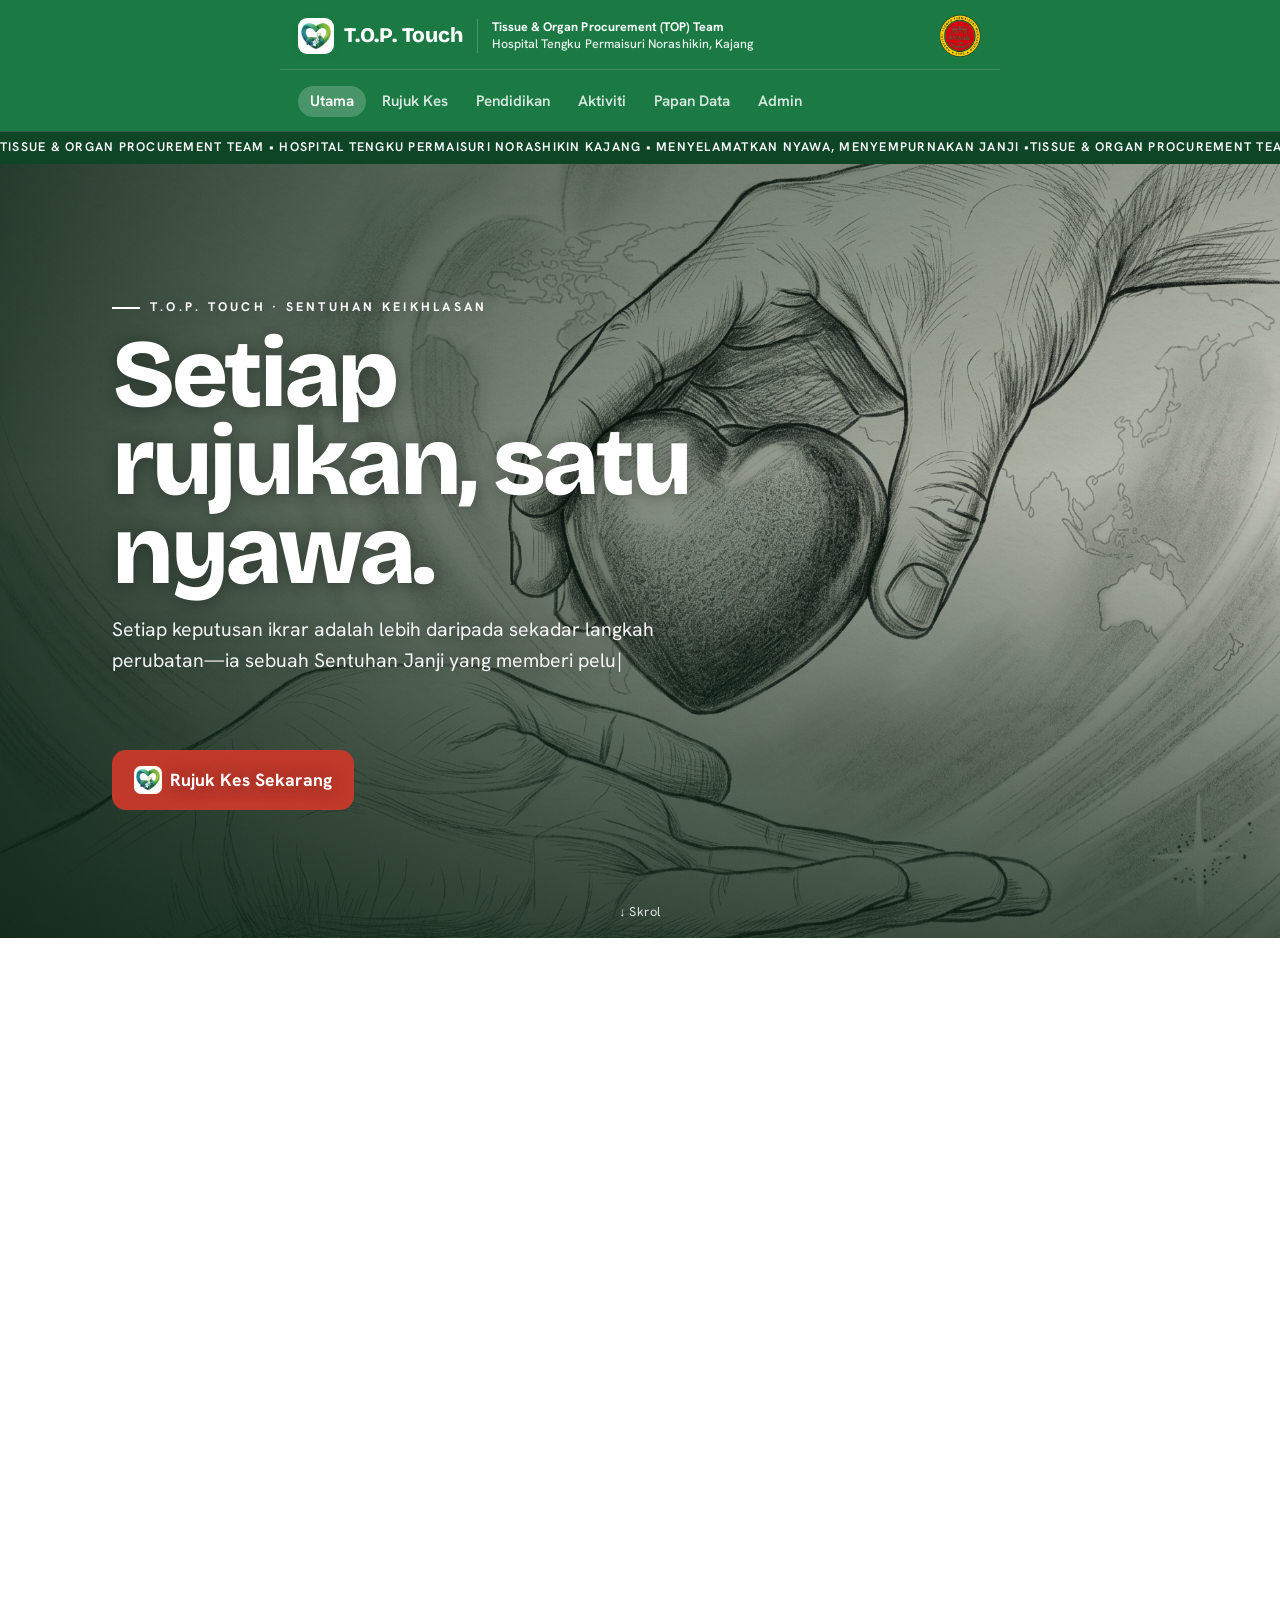
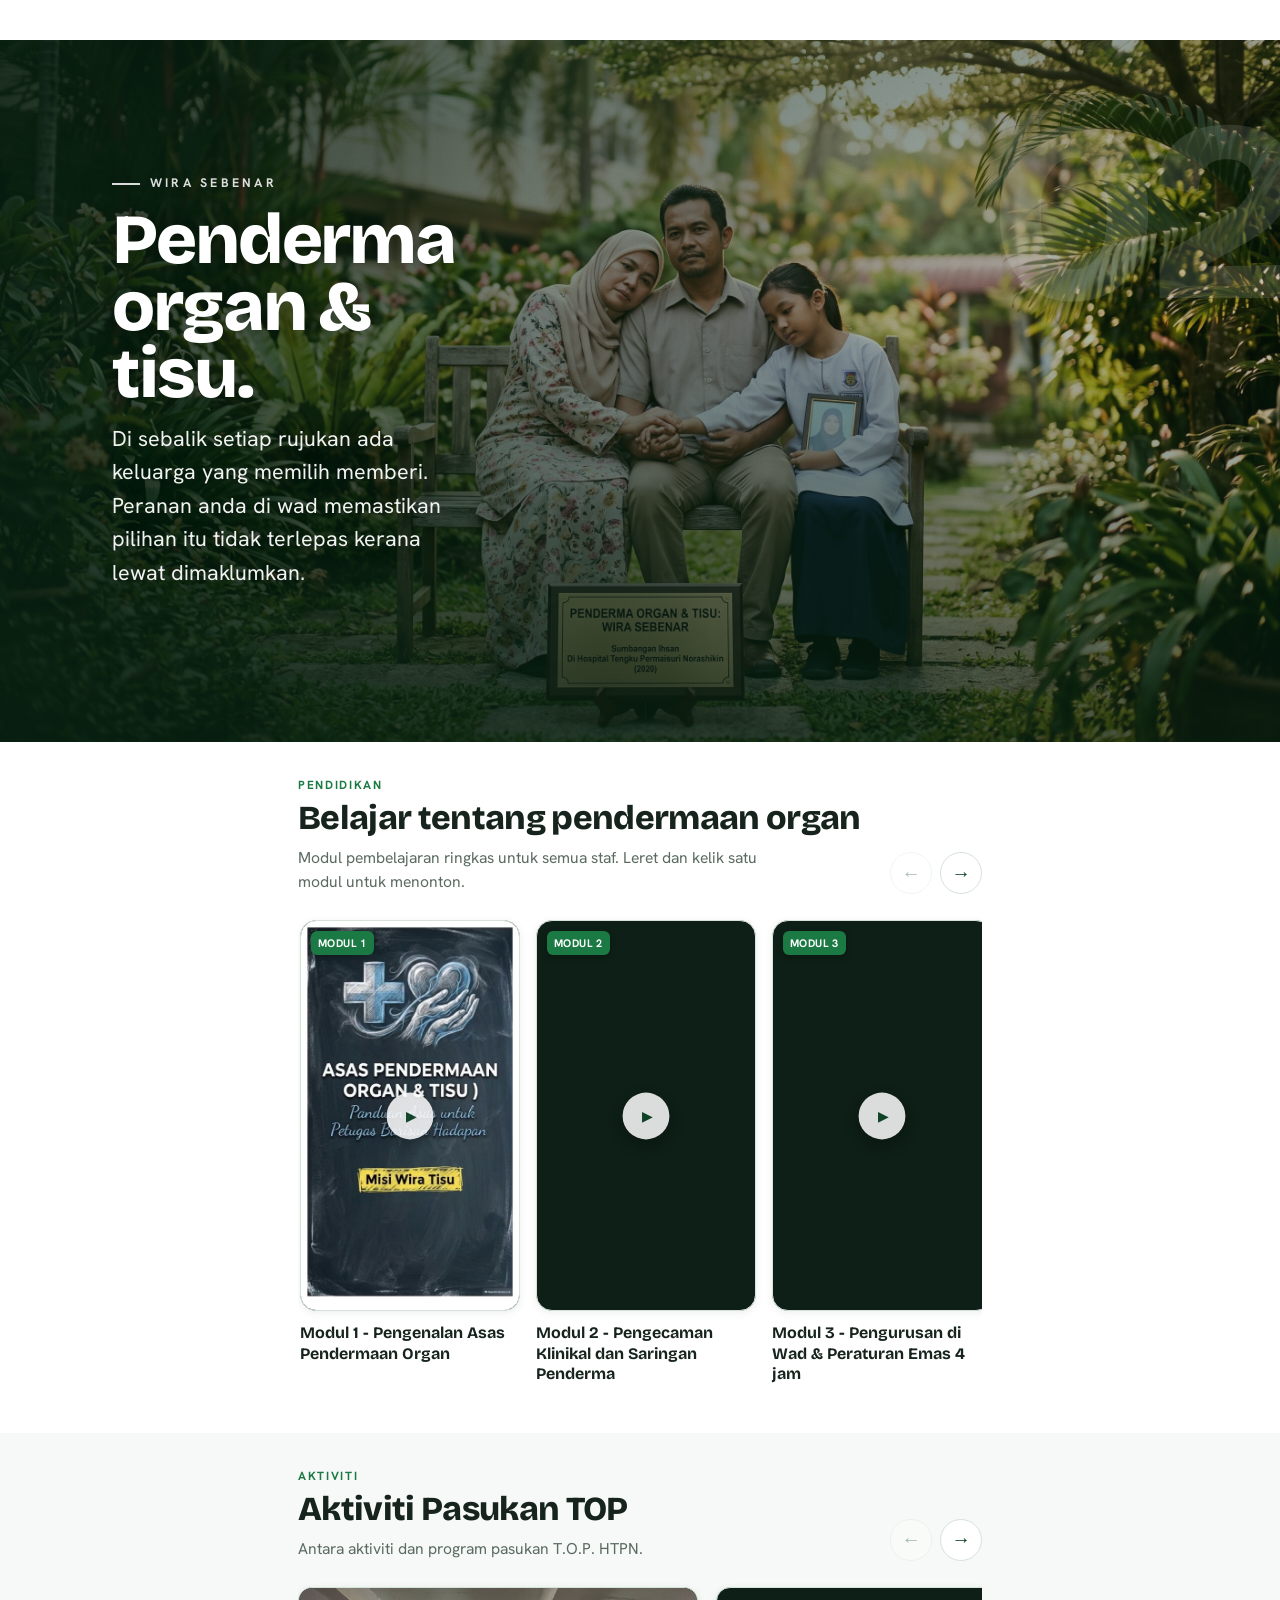
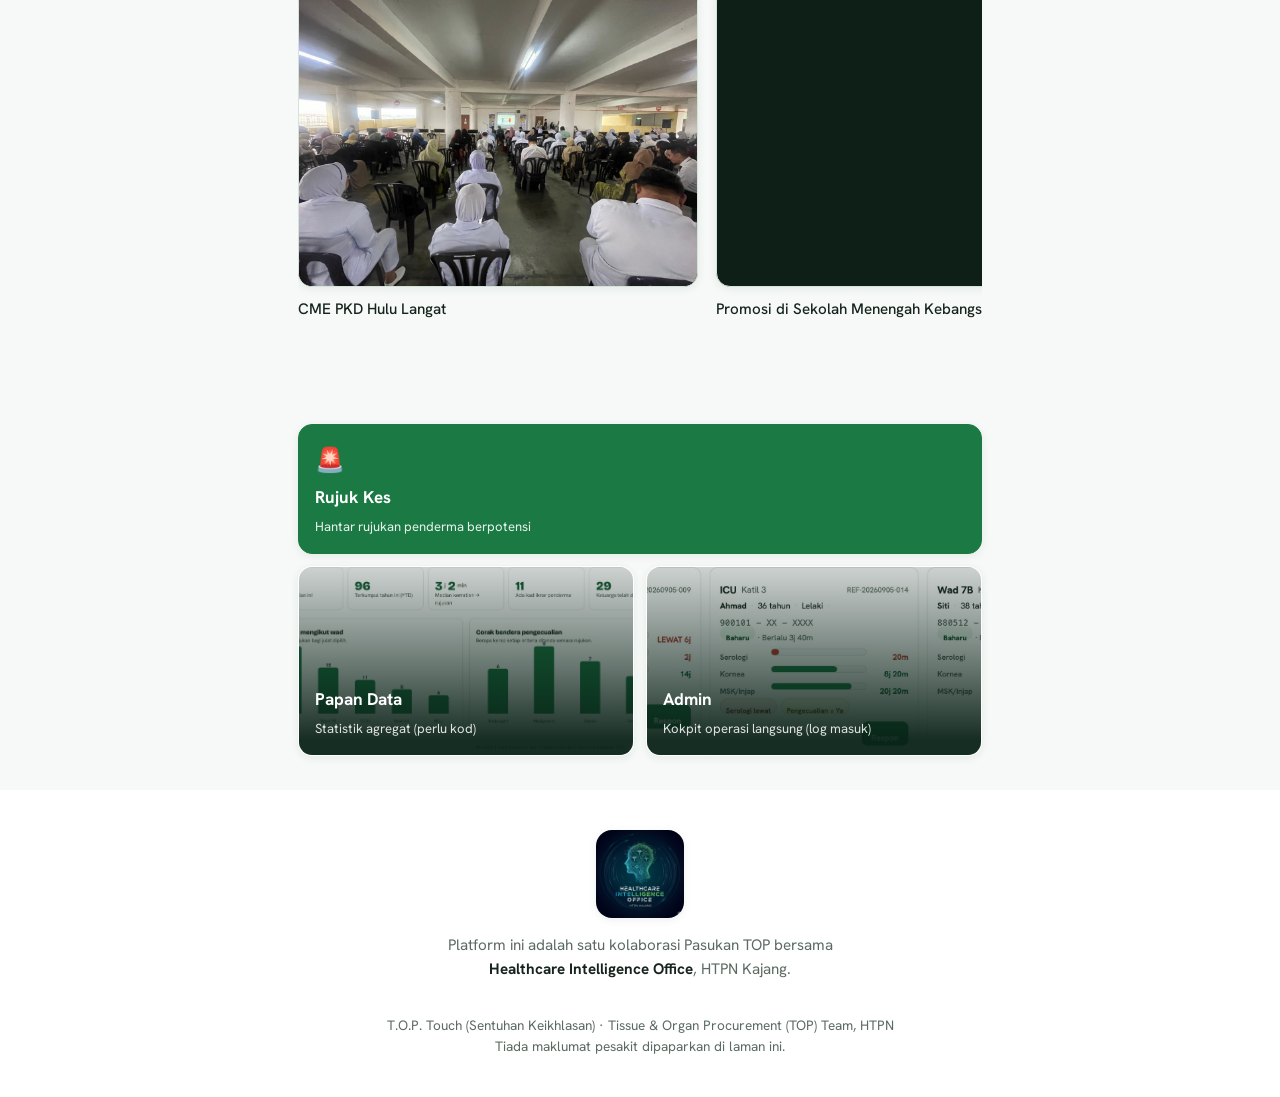
<file: docs/index.html>
<!DOCTYPE html>
<html lang="ms">
<head>
  <meta charset="UTF-8">
  <meta http-equiv="Content-Security-Policy" content="default-src 'self'; script-src 'self' 'unsafe-inline'; style-src 'self' 'unsafe-inline'; img-src 'self' data:; media-src 'self' blob:; font-src 'self'; connect-src 'self' https://script.google.com https://script.googleusercontent.com https://*.googleusercontent.com; object-src 'none'; base-uri 'self'; form-action 'self'">
  <meta name="viewport" content="width=device-width, initial-scale=1, viewport-fit=cover">
  <meta name="robots" content="noindex">
  <meta name="theme-color" content="#1B7A43">
  <title>T.O.P. Touch — Sentuhan Keikhlasan</title>
  <meta name="description" content="T.O.P. Touch (Sentuhan Keikhlasan) — platform rujukan penderma organ & tisu, TOP Team HTPN.">
  <link rel="stylesheet" href="css/style.css">

  <style>
    /* ---- Pendidikan carousel (landing section) ---- */
    #pendidikan { scroll-margin-top: 80px; }
    .edu-sec-head { display: flex; align-items: flex-end; justify-content: space-between; gap: 20px; flex-wrap: wrap; }
    .edu-eyebrow { display: block; font-size: .74rem; font-weight: 700; letter-spacing: .14em;
      text-transform: uppercase; color: var(--green); margin-bottom: 6px; }
    .edu-h2 { margin: 0; font-size: clamp(1.5rem, 3.4vw, 2.1rem); line-height: 1.12; }
    .edu-lede { margin: 8px 0 0; color: var(--muted); max-width: 52ch; font-size: .98rem; }

    .edu-arrows { display: flex; gap: 8px; }
    .edu-arrow {
      width: 42px; height: 42px; border-radius: 50%; flex: none; cursor: pointer;
      background: var(--white); border: 1px solid var(--line); color: var(--green-darker);
      font-size: 1.2rem; line-height: 1; display: grid; place-items: center;
      transition: background .2s ease, border-color .2s ease, color .2s ease, transform .2s ease, opacity .2s ease;
    }
    .edu-arrow:hover:not(:disabled) { background: var(--green); border-color: var(--green); color: #fff; transform: translateY(-1px); }
    .edu-arrow:focus-visible { outline: 3px solid var(--green-light); outline-offset: 2px; }
    .edu-arrow:disabled { opacity: .35; cursor: default; }

    /* The scroller */
    .edu-carousel {
      margin-top: 22px; display: flex; gap: 16px; overflow-x: auto; scroll-snap-type: x mandatory;
      -webkit-overflow-scrolling: touch; padding: 4px 2px 14px; scroll-padding-left: 2px;
    }
    .edu-carousel::-webkit-scrollbar { height: 6px; }
    .edu-carousel::-webkit-scrollbar-thumb { background: var(--line); border-radius: 999px; }
    .edu-carousel::-webkit-scrollbar-track { background: transparent; }

    .edu-slide {
      flex: 0 0 auto; width: clamp(178px, 60vw, 220px); scroll-snap-align: start;
      text-decoration: none; color: inherit; display: flex; flex-direction: column; gap: 12px;
    }
    .edu-slide-media {
      position: relative; aspect-ratio: 9 / 16; border-radius: 16px; overflow: hidden;
      background: #0d1f16; border: 1px solid var(--line); box-shadow: var(--shadow-sm);
      transition: transform .22s ease, box-shadow .22s ease, border-color .22s ease;
    }
    .edu-slide-media img { width: 100%; height: 100%; object-fit: cover; display: block; }
    .edu-slide:hover .edu-slide-media, .edu-slide:focus-visible .edu-slide-media {
      transform: translateY(-4px); box-shadow: 0 12px 28px rgba(0,0,0,.16); border-color: var(--green);
    }
    .edu-slide:focus-visible { outline: none; }
    .edu-slide:focus-visible .edu-slide-media { outline: 3px solid var(--green-light); outline-offset: 2px; }

    .edu-slide-badge {
      position: absolute; top: 10px; left: 10px; z-index: 2;
      font-size: .68rem; font-weight: 700; letter-spacing: .06em; text-transform: uppercase;
      background: var(--green); color: #fff; padding: .32em .6em; border-radius: 6px;
      box-shadow: 0 2px 6px rgba(0,0,0,.25);
    }
    .edu-slide-play {
      position: absolute; inset: 0; z-index: 2; display: grid; place-items: center; pointer-events: none;
    }
    .edu-slide-play span {
      width: 52px; height: 52px; border-radius: 50%; display: grid; place-items: center;
      background: rgba(255,255,255,.92); color: var(--green-darker); font-size: 1rem; padding-left: 3px;
      box-shadow: 0 6px 18px rgba(0,0,0,.3); transform: scale(.9); opacity: .92;
      transition: transform .22s ease, opacity .22s ease, background .22s ease;
    }
    .edu-slide:hover .edu-slide-play span, .edu-slide:focus-visible .edu-slide-play span {
      transform: scale(1); opacity: 1; background: #fff;
    }
    .edu-slide-title { font-family: var(--font-display, inherit); font-weight: 700; font-size: 1rem; line-height: 1.28; }

    @media (prefers-reduced-motion: reduce) {
      .edu-slide-media, .edu-slide-play span, .edu-arrow { transition: none; }
    }
    @media (max-width: 640px) { .edu-arrows { display: none; } }

    /* ---- Nav cards with a screenshot background (Papan Data / Admin) ---- */
    .nav-card--shot {
      position: relative; overflow: hidden; border-color: transparent;
      min-height: 190px; display: flex; flex-direction: column; justify-content: flex-end;
      isolation: isolate;
    }
    .nav-card--shot .nc-shot {
      position: absolute; inset: 0; z-index: 0;
      background-image: var(--shot); background-size: cover; background-position: top center;
      transition: transform .4s ease;
    }
    .nav-card--shot::after {
      content: ""; position: absolute; inset: 0; z-index: 1;
      background: linear-gradient(to top, rgba(8,32,22,.94) 8%, rgba(8,32,22,.62) 46%, rgba(8,32,22,.20) 100%);
    }
    .nav-card--shot .nc-title, .nav-card--shot .nc-sub { position: relative; z-index: 2; }
    .nav-card--shot .nc-title { color: #fff; }
    .nav-card--shot .nc-sub { color: rgba(255,255,255,.86); }
    .nav-card--shot:hover .nc-shot, .nav-card--shot:focus-visible .nc-shot { transform: scale(1.05); }
    @media (prefers-reduced-motion: reduce) { .nav-card--shot .nc-shot { transition: none; } }

    /* ---- Aktiviti carousel (landscape photos + caption) ---- */
    #aktiviti { scroll-margin-top: 80px; }
    .act-carousel {
      margin-top: 22px; display: flex; gap: 18px; overflow-x: auto; scroll-snap-type: x mandatory;
      -webkit-overflow-scrolling: touch; padding: 4px 2px 14px;
    }
    .act-carousel::-webkit-scrollbar { height: 6px; }
    .act-carousel::-webkit-scrollbar-thumb { background: var(--line); border-radius: 999px; }
    .act-carousel::-webkit-scrollbar-track { background: transparent; }
    .act-slide { flex: 0 0 auto; width: clamp(270px, 84vw, 400px); scroll-snap-align: start;
      display: flex; flex-direction: column; gap: 12px; margin: 0; }
    .act-media {
      position: relative; aspect-ratio: 4 / 3; border-radius: var(--radius); overflow: hidden;
      background: #0d1f16; border: 1px solid var(--line); box-shadow: var(--shadow-sm);
      transition: transform .22s ease, box-shadow .22s ease;
    }
    .act-media img { width: 100%; height: 100%; object-fit: cover; object-position: center; display: block; }
    .act-slide:hover .act-media { transform: translateY(-3px); box-shadow: 0 12px 28px rgba(16,60,36,.16); }
    .act-cap { font-size: .95rem; line-height: 1.42; color: var(--ink); font-weight: 500; }
    @media (prefers-reduced-motion: reduce) { .act-media { transition: none; } }
  </style>
</head>
<body>

  <!-- Loading % (landing only) -->
  <div id="preloader" aria-hidden="true">
    <img class="pl-logo" src="img/logo.png" alt="" width="96" height="80">
    <div class="pl-brand">T.O.P. Touch</div>
    <div class="pl-pct" id="plPct">0%</div>
    <div class="pl-track"><div class="pl-bar" id="plBar"></div></div>
  </div>

  <header class="masthead masthead--merged">
    <div class="masthead-top container">
      <a class="brand-link" href="index.html" aria-label="T.O.P. Touch — Laman Utama">
        <img class="brand-mark" src="img/logo.png" alt="Logo T.O.P. Touch" width="36" height="36">
        <span class="brand">T.O.P. Touch</span>
      </a>
      <span class="masthead-org"><strong>Tissue &amp; Organ Procurement (TOP) Team</strong><br>Hospital Tengku Permaisuri Norashikin, Kajang</span>
      <button class="nav-toggle" type="button" aria-label="Buka menu" aria-controls="siteNav" aria-expanded="false">
        <span class="nav-toggle-bars" aria-hidden="true"></span>
      </button>
      <div class="masthead-logos">
        <img class="masthead-logo" src="img/logo_HTPN_Kajang-removebg-preview.png" alt="Logo Hospital Tengku Permaisuri Norashikin Kajang" width="44" height="44">
      </div>
    </div>
    <div class="container masthead-navrow">
      <nav class="site-nav" id="siteNav" aria-label="Navigasi utama">
        <ul>
          <li><a class="nav-link" href="index.html" aria-current="page">Utama</a></li>
          <li><a class="nav-link" href="refer.html">Rujuk Kes</a></li>
          <li><a class="nav-link" href="#pendidikan">Pendidikan</a></li>
          <li><a class="nav-link" href="#aktiviti">Aktiviti</a></li>
          <li><a class="nav-link" href="dashboard.html">Papan Data</a></li>
          <li><a class="nav-link" href="admin.html">Admin</a></li>
        </ul>
      </nav>
    </div>
  </header>

  <main>
    <!-- HERO: TOP Organ Donation video as background -->
    <section class="media-hero grain">
      <video class="media-bg" poster="img/hands-heart.jpg" preload="metadata"
             playsinline muted loop autoplay aria-hidden="true">
        <source src="video/organ-donation.mp4" type="video/mp4">
      </video>
      <div class="media-scrim"></div>
      <div class="media-overlay">
        <div class="col hero-reveal">
          <span class="kicker">T.O.P. Touch · Sentuhan Keikhlasan</span>
          <h1>Setiap rujukan, satu nyawa.</h1>
          <p class="hero-typewriter" id="heroType">Setiap keputusan ikrar adalah lebih daripada sekadar langkah perubatan—ia sebuah Sentuhan Janji yang memberi peluang kedua untuk hidup. Platform T.O.P. Touch menyatukan para penderma, keluarga, dan warga perubatan dengan telus, bermartabat, dan penuh keprihatinan. Bersama-sama, kita mempermudah urusan pendermaan organ dan tisu bagi mengubah saat duka menjadi warisan hayat yang bernilai.</p>
          <p class="hero-slogan" id="heroSlogan">Menyelamatkan Nyawa. Menyempurnakan Janji.</p>
          <a href="refer.html" class="btn btn-danger btn-lg btn-with-logo">
            <img src="img/logo.png" alt="" class="btn-logo" width="28" height="24">
            Rujuk Kes Sekarang
          </a>
        </div>
      </div>
      <div class="scroll-cue">↓ Skrol</div>
    </section>

    <!-- MASA MENENTUKAN: MO timelapse video as background -->
    <section class="media-section grain">
      <video class="media-bg" poster="img/mo-app.jpg" preload="none"
             playsinline muted loop aria-hidden="true">
        <source src="video/mo-timelapse.mp4" type="video/mp4">
      </video>
      <div class="media-scrim"></div>
      <span class="index-num" aria-hidden="true">01</span>
      <div class="media-overlay">
        <div class="col">
          <span class="kicker">Tempoh Emas</span>
          <h2>Masa menentukan segalanya.</h2>
          <p class="lede">
            Viabiliti tisu terhad selepas kematian. Rujukan awal membuka peluang dermaan.
          </p>
          <div class="windows on-media">
            <div class="window-card"><span class="hrs">4 jam</span><span class="lbl">Darah untuk serologi</span></div>
            <div class="window-card"><span class="hrs">12 jam</span><span class="lbl">Kornea</span></div>
            <div class="window-card"><span class="hrs">24 jam</span><span class="lbl">Injap jantung, kulit, tulang</span></div>
          </div>
        </div>
      </div>
    </section>

    <!-- PENDERMA WIRA: family image as background -->
    <section class="media-section grain">
      <img class="media-bg" src="img/family-donor.jpg"
           alt="Sebuah keluarga penderma organ &amp; tisu — wira sebenar"
           width="2816" height="1536" loading="lazy" decoding="async">
      <div class="media-scrim"></div>
      <span class="index-num" aria-hidden="true">02</span>
      <div class="media-overlay">
        <div class="col">
          <span class="kicker">Wira Sebenar</span>
          <h2>Penderma organ &amp; tisu.</h2>
          <p class="lede">
            Di sebalik setiap rujukan ada keluarga yang memilih memberi. Peranan anda di wad
            memastikan pilihan itu tidak terlepas kerana lewat dimaklumkan.
          </p>
        </div>
      </div>
    </section>

    <!-- PENDIDIKAN — module carousel -->
    <section class="section" id="pendidikan">
      <div class="container">
        <div class="edu-sec-head">
          <div>
            <span class="edu-eyebrow">Pendidikan</span>
            <h2 class="edu-h2">Belajar tentang pendermaan organ</h2>
            <p class="edu-lede">Modul pembelajaran ringkas untuk semua staf. Leret dan kelik satu modul untuk menonton.</p>
          </div>
          <div class="edu-arrows">
            <button type="button" class="edu-arrow" data-dir="-1" data-for="eduCarousel" aria-label="Modul sebelumnya">&larr;</button>
            <button type="button" class="edu-arrow" data-dir="1" data-for="eduCarousel" aria-label="Modul seterusnya">&rarr;</button>
          </div>
        </div>

        <div class="edu-carousel" id="eduCarousel">
          <a class="edu-slide" href="modul-1.html">
            <span class="edu-slide-media">
              <img src="img/modul-1.jpg" alt="Modul 1: Pengenalan Asas Pendermaan Organ" width="480" height="853" loading="lazy" decoding="async">
              <span class="edu-slide-badge">Modul 1</span>
              <span class="edu-slide-play"><span>&#9654;</span></span>
            </span>
            <span class="edu-slide-title">Modul 1 - Pengenalan Asas Pendermaan Organ</span>
          </a>

          <a class="edu-slide" href="modul-2.html">
            <span class="edu-slide-media">
              <img src="img/modul-2.jpg" alt="Modul 2: Pengecaman Klinikal dan Saringan Penderma" width="480" height="853" loading="lazy" decoding="async">
              <span class="edu-slide-badge">Modul 2</span>
              <span class="edu-slide-play"><span>&#9654;</span></span>
            </span>
            <span class="edu-slide-title">Modul 2 - Pengecaman Klinikal dan Saringan Penderma</span>
          </a>

          <a class="edu-slide" href="modul-3.html">
            <span class="edu-slide-media">
              <img src="img/modul-3.jpg" alt="Modul 3: Pengurusan di Wad &amp; Peraturan Emas 4 jam" width="480" height="853" loading="lazy" decoding="async">
              <span class="edu-slide-badge">Modul 3</span>
              <span class="edu-slide-play"><span>&#9654;</span></span>
            </span>
            <span class="edu-slide-title">Modul 3 - Pengurusan di Wad &amp; Peraturan Emas 4 jam</span>
          </a>

          <a class="edu-slide" href="modul-4.html">
            <span class="edu-slide-media">
              <img src="img/modul-4.jpg" alt="Modul 4: Protokol Komunikasi Bersama Keluarga" width="480" height="853" loading="lazy" decoding="async">
              <span class="edu-slide-badge">Modul 4</span>
              <span class="edu-slide-play"><span>&#9654;</span></span>
            </span>
            <span class="edu-slide-title">Modul 4 - Protokol Komunikasi Bersama Keluarga</span>
          </a>
        </div>
      </div>
    </section>

    <!-- AKTIVITI — activity photo carousel -->
    <section class="section section-alt" id="aktiviti">
      <div class="container">
        <div class="edu-sec-head">
          <div>
            <span class="edu-eyebrow">Aktiviti</span>
            <h2 class="edu-h2">Aktiviti Pasukan TOP</h2>
            <p class="edu-lede">Antara aktiviti dan program pasukan T.O.P. HTPN.</p>
          </div>
          <div class="edu-arrows">
            <button type="button" class="edu-arrow" data-dir="-1" data-for="aktivitiCarousel" aria-label="Gambar sebelumnya">&larr;</button>
            <button type="button" class="edu-arrow" data-dir="1" data-for="aktivitiCarousel" aria-label="Gambar seterusnya">&rarr;</button>
          </div>
        </div>

        <div class="act-carousel" id="aktivitiCarousel">
          <figure class="act-slide">
            <span class="act-media"><img src="img/activities/act-1.jpg" alt="CME PKD Hulu Langat" loading="lazy" decoding="async"></span>
            <figcaption class="act-cap">CME PKD Hulu Langat</figcaption>
          </figure>
          <figure class="act-slide">
            <span class="act-media"><img src="img/activities/act-2.jpg" alt="Promosi di Sekolah Menengah Kebangsaan Pandan Indah" loading="lazy" decoding="async"></span>
            <figcaption class="act-cap">Promosi di Sekolah Menengah Kebangsaan Pandan Indah</figcaption>
          </figure>
          <figure class="act-slide">
            <span class="act-media"><img src="img/activities/act-3.jpg" alt="Promosi di ANMS @ Majlis Pembandaran Ampang" loading="lazy" decoding="async"></span>
            <figcaption class="act-cap">Promosi di ANMS @ Majlis Pembandaran Ampang</figcaption>
          </figure>
          <figure class="act-slide">
            <span class="act-media"><img src="img/activities/act-4.jpg" alt="Nyalaan Lampu Hijau sempena Minggu Kesedaran Pendermaan Organ Kebangsaan 2025" loading="lazy" decoding="async"></span>
            <figcaption class="act-cap">Nyalaan Lampu Hijau sempena Minggu Kesedaran Pendermaan Organ Kebangsaan 2025</figcaption>
          </figure>
          <figure class="act-slide">
            <span class="act-media"><img src="img/activities/act-5.jpg" alt="Promosi di Ngo Chew Hong Oils &amp; Fats (M) Sdn Bhd" loading="lazy" decoding="async"></span>
            <figcaption class="act-cap">Promosi di Ngo Chew Hong Oils &amp; Fats (M) Sdn Bhd</figcaption>
          </figure>
          <figure class="act-slide">
            <span class="act-media"><img src="img/activities/act-6.jpg" alt="Aktiviti kayuhan sempena sambutan Minggu Kesedaran Pendermaan Organ peringkat Kebangsaan 2025" loading="lazy" decoding="async"></span>
            <figcaption class="act-cap">Aktiviti kayuhan sempena sambutan Minggu Kesedaran Pendermaan Organ peringkat Kebangsaan 2025</figcaption>
          </figure>
          <figure class="act-slide">
            <span class="act-media"><img src="img/activities/act-7.jpg" alt="Penyertaan di Aktiviti sambutan Minggu Kesedaran Pendermaan Organ peringkat Kebangsaan 2025" loading="lazy" decoding="async"></span>
            <figcaption class="act-cap">Penyertaan di Aktiviti sambutan Minggu Kesedaran Pendermaan Organ peringkat Kebangsaan 2025</figcaption>
          </figure>
          <figure class="act-slide">
            <span class="act-media"><img src="img/activities/act-8.jpg" alt="Bersama Pengurusan Tertinggi hospital di Minggu Kesedaran Pendermaan Organ Peringkat Hospital 2025" loading="lazy" decoding="async"></span>
            <figcaption class="act-cap">Bersama Pengurusan Tertinggi hospital di Minggu Kesedaran Pendermaan Organ Peringkat Hospital 2025</figcaption>
          </figure>
          <figure class="act-slide">
            <span class="act-media"><img src="img/activities/act-9.jpg" alt="Bersama Pengurusan Tertinggi hospital di Minggu Kesedaran Pendermaan Organ Peringkat Hospital 2025" loading="lazy" decoding="async"></span>
            <figcaption class="act-cap">Bersama Pengurusan Tertinggi hospital di Minggu Kesedaran Pendermaan Organ Peringkat Hospital 2025</figcaption>
          </figure>
          <figure class="act-slide">
            <span class="act-media"><img src="img/activities/act-10.jpg" alt="Ceramah berkenaan Pendermaan Organ ketika Minggu Kesedaran Pendermaan Organ Peringkat Hospital 2025" style="object-position:center 22%" loading="lazy" decoding="async"></span>
            <figcaption class="act-cap">Ceramah berkenaan Pendermaan Organ ketika Minggu Kesedaran Pendermaan Organ Peringkat Hospital 2025</figcaption>
          </figure>
        </div>
      </div>
    </section>

    <!-- Navigation cards -->
    <section class="section section-alt">
      <div class="container">
        <div class="nav-cards">
          <a class="nav-card is-primary" href="refer.html">
            <span class="nc-emoji">🚨</span>
            <span class="nc-title">Rujuk Kes</span>
            <span class="nc-sub">Hantar rujukan penderma berpotensi</span>
          </a>
          <a class="nav-card nav-card--shot" href="dashboard.html" style="--shot:url('img/card-dashboard.jpg')">
            <span class="nc-shot" aria-hidden="true"></span>
            <span class="nc-title">Papan Data</span>
            <span class="nc-sub">Statistik agregat (perlu kod)</span>
          </a>
          <a class="nav-card nav-card--shot" href="admin.html" style="--shot:url('img/card-admin.jpg')">
            <span class="nc-shot" aria-hidden="true"></span>
            <span class="nc-title">Admin</span>
            <span class="nc-sub">Kokpit operasi langsung (log masuk)</span>
          </a>
        </div>
      </div>
    </section>

    <section class="collab" aria-label="Kolaborasi">
      <div class="container collab__inner">
        <img class="collab__logo" src="img/HTPN%20CIO%20logo.jpg" alt="Logo Healthcare Intelligence Office, HTPN Kajang" width="88" height="88">
        <p class="collab__caption">Platform ini adalah satu kolaborasi Pasukan TOP bersama <strong>Healthcare Intelligence Office</strong>, HTPN Kajang.</p>
      </div>
    </section>

    <footer class="site-footer">
      <div class="container">
        T.O.P. Touch (Sentuhan Keikhlasan) · Tissue &amp; Organ Procurement (TOP) Team, HTPN<br>
        Tiada maklumat pesakit dipaparkan di laman ini.
      </div>
    </footer>
  </main>

  <script>
    (function () {
      'use strict';
      var reduce = window.matchMedia('(prefers-reduced-motion: reduce)').matches;

      // ---- Loading % ----
      var pre = document.getElementById('preloader');
      var barEl = document.getElementById('plBar');
      var pctEl = document.getElementById('plPct');
      var pct = 0, done = false;
      function setPct(v) {
        pct = Math.min(100, Math.max(pct, v));
        barEl.style.width = pct + '%';
        pctEl.textContent = Math.round(pct) + '%';
      }
      // ---- Hero typewriter ----
      var heroPara = document.getElementById('heroType');
      var heroSlogan = document.getElementById('heroSlogan');
      var paraText = heroPara ? heroPara.textContent.trim() : '';
      var sloganText = heroSlogan ? heroSlogan.textContent.trim() : '';
      if (heroPara) heroPara.textContent = '';       // cleared; JS retypes (full text stays for no-JS)
      if (heroSlogan) heroSlogan.textContent = '';
      var typed = false;
      function esc(s) { return s.replace(/&/g, '&amp;').replace(/</g, '&lt;').replace(/>/g, '&gt;'); }
      function typeInto(el, text, cps) {
        return new Promise(function (res) {
          if (!el) { res(); return; }
          var i = 0, delay = 1000 / cps;
          (function step() {
            if (i < text.length) {
              i++;
              el.innerHTML = esc(text.slice(0, i)) + '<span class="tw-caret">|</span>';
              setTimeout(step, delay);
            } else {
              el.innerHTML = esc(text) + '<span class="tw-caret">|</span>';
              res();
            }
          })();
        });
      }
      function startTypewriter() {
        if (typed) return; typed = true;
        if (reduce) {
          if (heroPara) heroPara.textContent = paraText;
          if (heroSlogan) heroSlogan.textContent = sloganText;
          return;
        }
        var pc = heroPara ? heroPara.querySelector('.tw-caret') : null;
        typeInto(heroPara, paraText, 72).then(function () {
          if (heroPara) heroPara.innerHTML = esc(paraText); // drop caret, hand it to the slogan
          return typeInto(heroSlogan, sloganText, 34);
        });
      }

      function finish() {
        if (done) return; done = true;
        setPct(100);
        setTimeout(function () { pre.classList.add('hidden'); }, reduce ? 0 : 350);
        startTypewriter();
      }
      if (reduce) {
        setPct(100);
        window.addEventListener('load', finish);
        setTimeout(finish, 1500);
      } else {
        var tick = setInterval(function () {
          if (pct < 90) setPct(pct + Math.max(1, (90 - pct) * 0.08));
        }, 90);
        window.addEventListener('load', function () { clearInterval(tick); finish(); });
        // Don't wait for the heavy videos — reveal the hero (and start typing)
        // promptly; the videos keep streaming in behind the page.
        setTimeout(function () { clearInterval(tick); finish(); }, 2500);
      }

      // ---- Background videos: play only when visible; respect reduced motion.
      var bgVideos = Array.prototype.slice.call(document.querySelectorAll('video.media-bg'));
      bgVideos.forEach(function (v) { v.muted = true; });

      if (reduce) {
        // No motion: leave paused, poster shows.
        bgVideos.forEach(function (v) { v.removeAttribute('autoplay'); v.removeAttribute('loop'); });
      } else if ('IntersectionObserver' in window) {
        var io = new IntersectionObserver(function (entries) {
          entries.forEach(function (e) {
            var v = e.target;
            if (e.isIntersecting) {
              if (v.preload === 'none') { v.preload = 'auto'; v.load(); }
              var p = v.play(); if (p && p.catch) { p.catch(function () {}); }
            } else {
              v.pause();
            }
          });
        }, { threshold: 0.25 });
        bgVideos.forEach(function (v) { io.observe(v); });
      } else {
        bgVideos.forEach(function (v) { var p = v.play(); if (p && p.catch) p.catch(function(){}); });
      }

      // ---- Horizontal carousels (Pendidikan + Aktiviti): arrows + end states ----
      function initCarousel(carousel) {
        if (!carousel) return;
        var arrows = Array.prototype.slice.call(
          document.querySelectorAll('.edu-arrow[data-for="' + carousel.id + '"]'));
        function step() {
          var slide = carousel.querySelector('.edu-slide, .act-slide');
          if (!slide) return carousel.clientWidth * 0.8;
          var gap = parseFloat(getComputedStyle(carousel).columnGap || getComputedStyle(carousel).gap || 16) || 16;
          return slide.getBoundingClientRect().width + gap;
        }
        function updateArrows() {
          var max = carousel.scrollWidth - carousel.clientWidth - 2;
          arrows.forEach(function (b) {
            var dir = parseInt(b.getAttribute('data-dir'), 10);
            b.disabled = dir < 0 ? carousel.scrollLeft <= 2 : carousel.scrollLeft >= max;
          });
        }
        arrows.forEach(function (b) {
          b.addEventListener('click', function () {
            var dir = parseInt(b.getAttribute('data-dir'), 10);
            carousel.scrollBy({ left: dir * step() * (window.innerWidth > 900 ? 2 : 1), behavior: reduce ? 'auto' : 'smooth' });
          });
        });
        carousel.addEventListener('scroll', function () { window.requestAnimationFrame(updateArrows); }, { passive: true });
        window.addEventListener('resize', updateArrows);
        updateArrows();
      }
      initCarousel(document.getElementById('eduCarousel'));
      initCarousel(document.getElementById('aktivitiCarousel'));
    })();
  </script>
  <script src="js/nav.js"></script>
</body>
</html>
</file>
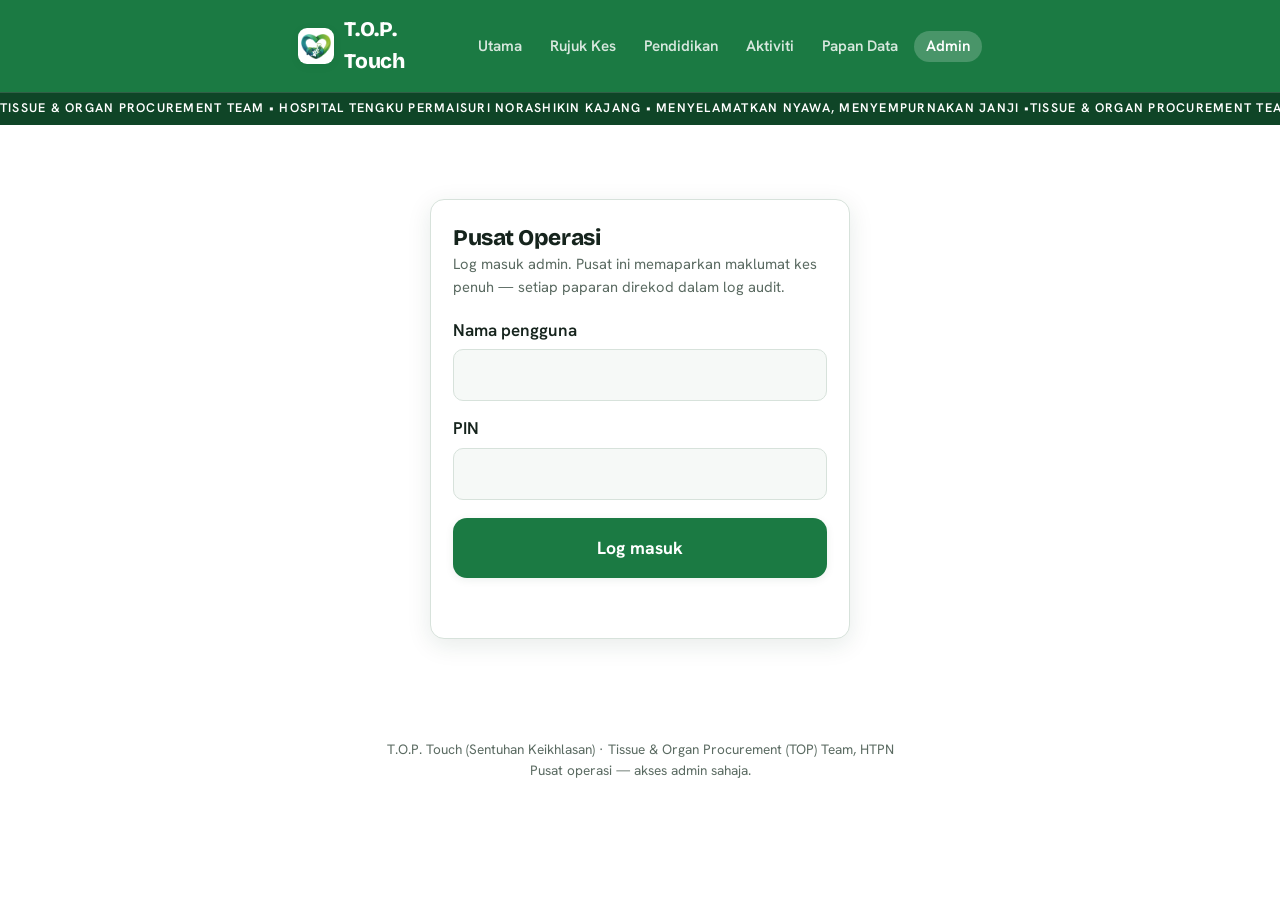
<file: docs/admin.html>
<!DOCTYPE html>
<html lang="ms">
<head>
  <meta charset="UTF-8">
  <meta http-equiv="Content-Security-Policy" content="default-src 'self'; script-src 'self' 'unsafe-inline'; style-src 'self' 'unsafe-inline'; img-src 'self' data:; media-src 'self' blob:; font-src 'self'; connect-src 'self' https://script.google.com https://script.googleusercontent.com https://*.googleusercontent.com; object-src 'none'; base-uri 'self'; form-action 'self'">
  <meta name="viewport" content="width=device-width, initial-scale=1, viewport-fit=cover">
  <!-- Admin-only operations tool; never index (SPEC §6.4). robots.txt also disallows the whole site. -->
  <meta name="robots" content="noindex, nofollow">
  <meta name="theme-color" content="#1B7A43">
  <title>Pusat Operasi — T.O.P. Touch</title>
  <meta name="description" content="Pusat operasi langsung TOP Team HTPN — kes aktif, kiraan detik tetingkap tisu, isyarat pengecualian. Akses admin sahaja.">
  <link rel="stylesheet" href="css/style.css">

  <style>
    /* ---- Pusat Operasi — page-scoped styles (kept out of the shared critical CSS) ---- */
    .ck-wrap { max-width: var(--maxw-wide); }

    /* ---- First-load progress overlay (mirrors the landing preloader) ---- */
    #ckLoader { position: fixed; inset: 0; z-index: 200; display: flex; flex-direction: column;
      align-items: center; justify-content: center; gap: 16px; background: var(--green); color: #fff;
      transition: opacity .5s ease, visibility .5s ease; }
    #ckLoader.hidden { opacity: 0; visibility: hidden; }
    #ckLoader .pl-logo { width: 92px; height: 92px; object-fit: contain; background: #fff;
      border-radius: 20px; padding: 12px; box-shadow: var(--shadow); }
    #ckLoader .pl-brand { font-size: 1.6rem; font-weight: 800; letter-spacing: .3px; }
    #ckLoader .pl-sub { font-size: .9rem; opacity: .85; margin-top: -8px; }
    #ckLoader .pl-pct { font-size: 2.6rem; font-weight: 800; font-variant-numeric: tabular-nums; }
    #ckLoader .pl-track { width: min(240px, 70vw); height: 6px; border-radius: 999px;
      background: rgba(255,255,255,.25); overflow: hidden; }
    #ckLoader .pl-bar { height: 100%; width: 0%; background: #fff; border-radius: 999px; transition: width .2s ease; }
    @media (prefers-reduced-motion: reduce) { #ckLoader .pl-bar { transition: none; } }

    /* ---- Login gate ---- */
    .gate { max-width: 420px; margin: 40px auto; background: var(--white);
      border: 1px solid var(--line); border-radius: var(--radius);
      box-shadow: var(--shadow); padding: 26px 22px; }
    .gate h2 { margin: 0 0 4px; }
    .gate p { color: var(--muted); margin: 0 0 18px; font-size: .92rem; }
    .gate label { display: block; font-weight: 600; margin-bottom: 6px; margin-top: 14px; }
    .gate label:first-of-type { margin-top: 0; }
    .gate input { width: 100%; height: var(--tap); padding: 0 14px; font-size: 1.05rem;
      border: 1px solid var(--line); border-radius: var(--radius-sm); background: var(--surface); color: var(--ink); }
    .gate input:focus { outline: none; border-color: var(--green); box-shadow: 0 0 0 3px var(--green-light); }
    .gate .btn { width: 100%; margin-top: 18px; }
    .gate-err { color: var(--danger); font-weight: 600; margin-top: 14px; min-height: 1.2em; }

    /* ---- Cockpit header ---- */
    .ck-head { display: flex; flex-wrap: wrap; align-items: baseline; gap: 8px 14px; margin: 6px 0 16px; }
    .ck-head h1 { margin: 0; font-size: 1.6rem; }
    .ck-live { display: inline-flex; align-items: center; gap: 6px; font-size: .8rem; color: var(--muted); }
    .ck-dot { width: 9px; height: 9px; border-radius: 50%; background: var(--green); box-shadow: 0 0 0 0 rgba(27,122,67,.5); }
    .ck-live.polling .ck-dot { animation: ckPulse 1.6s ease-out infinite; }
    @keyframes ckPulse { 0% { box-shadow: 0 0 0 0 rgba(27,122,67,.45); } 70% { box-shadow: 0 0 0 8px rgba(27,122,67,0); } 100% { box-shadow: 0 0 0 0 rgba(27,122,67,0); } }
    .ck-meta { margin-left: auto; display: flex; align-items: center; gap: 12px; flex-wrap: wrap; }
    .ck-asof { font-size: .78rem; color: var(--muted); font-variant-numeric: tabular-nums; }
    .ck-user { font-size: .82rem; color: var(--muted); }
    .btn-sm { min-height: 40px; padding: 6px 14px; font-size: .88rem; }

    /* ---- On-call bar (C4 top-level) ---- */
    .oncall-bar { display: flex; flex-wrap: wrap; align-items: center; gap: 8px 12px;
      background: var(--green-tint); border: 1px solid var(--line); border-radius: var(--radius-sm);
      padding: 10px 14px; margin-bottom: 16px; font-size: .9rem; }
    .oncall-bar .oc-lbl { font-weight: 700; color: var(--green-darker); }
    .oncall-chip { display: inline-flex; align-items: center; gap: 6px; background: var(--white);
      border: 1px solid var(--line); border-radius: 999px; padding: 4px 12px; font-weight: 600; }
    .oncall-chip .oc-role { color: var(--muted); font-weight: 400; font-size: .82rem; }
    .oncall-empty { color: var(--muted); }

    /* ---- Exceptions strip (C3) ---- */
    .exc-strip { display: grid; grid-template-columns: repeat(auto-fit, minmax(200px, 1fr));
      gap: 10px; margin-bottom: 20px; }
    .exc-card { display: flex; align-items: center; gap: 12px; background: var(--white);
      border: 1px solid var(--line); border-left-width: 5px; border-radius: var(--radius-sm);
      padding: 12px 14px; box-shadow: var(--shadow-sm); }
    .exc-card .exc-n { font-family: var(--font-display); font-weight: 800; font-size: 1.7rem;
      line-height: 1; min-width: 1.4ch; text-align: center; }
    .exc-card .exc-lbl { font-size: .85rem; color: var(--muted); line-height: 1.25; }
    .exc-card .exc-ids { font-size: .74rem; color: var(--muted); margin-top: 3px;
      font-variant-numeric: tabular-nums; word-break: break-word; }
    .exc-card.is-clear { opacity: .55; border-left-color: var(--line); }
    .exc-card.is-clear .exc-n { color: var(--muted); }
    .exc-card.is-hot { border-left-color: var(--danger); }
    .exc-card.is-hot .exc-n { color: var(--danger); }
    .exc-card.is-warn { border-left-color: var(--amber); }
    .exc-card.is-warn .exc-n { color: var(--amber); }

    /* ---- Toolbar (section label + active-case count) ---- */
    .ck-toolbar { display: flex; flex-wrap: wrap; align-items: center; gap: 10px; margin-bottom: 14px; }
    .ck-view-label { font-weight: 700; font-size: .98rem; order: 1; }
    .ck-count { margin-left: auto; font-size: .82rem; color: var(--muted); order: 2; }

    /* ---- Case card (shared by both views) ---- */
    .case-card { background: var(--white); border: 1px solid var(--line); border-radius: var(--radius);
      box-shadow: var(--shadow-sm); padding: 14px 16px; }
    .case-top { display: flex; align-items: baseline; gap: 8px; flex-wrap: wrap; }
    .case-ward { font-weight: 700; }
    .case-bed { color: var(--muted); font-size: .9rem; }
    .case-id { margin-left: auto; font-size: .74rem; color: var(--muted); font-variant-numeric: tabular-nums; }
    .case-sub { font-size: .82rem; color: var(--muted); margin: 3px 0 10px; }
    .case-phase { display: inline-block; background: var(--green-light); color: var(--green-darker);
      border-radius: 999px; padding: 2px 10px; font-size: .74rem; font-weight: 700; }
    .case-elapsed { font-variant-numeric: tabular-nums; }

    /* Window countdown bars (C2) */
    .win-row { display: grid; grid-template-columns: 74px 1fr auto; align-items: center;
      gap: 10px; margin: 8px 0; }
    .win-name { font-size: .78rem; font-weight: 600; color: var(--muted); }
    .win-track { position: relative; height: 12px; border-radius: 999px; background: var(--surface);
      overflow: hidden; border: 1px solid var(--line); }
    .win-fill { position: absolute; inset: 0 auto 0 0; width: 100%; border-radius: 999px;
      transition: width 1s linear, background-color .4s ease; }
    .win-remain { font-size: .82rem; font-weight: 700; font-variant-numeric: tabular-nums;
      white-space: nowrap; min-width: 8ch; text-align: right; }
    .win-ok .win-fill { background: var(--green); }
    .win-warn .win-fill { background: var(--amber); }
    .win-hot .win-fill { background: var(--danger); }
    .win-ok .win-remain { color: var(--green-dark); }
    .win-warn .win-remain { color: var(--amber); }
    .win-hot .win-remain { color: var(--danger); }
    .win-done .win-fill { background: var(--green-light); }
    .win-done .win-remain { color: var(--muted); }
    .win-done .win-name { text-decoration: line-through; }
    .win-na .win-fill { background: var(--line); }
    .win-na .win-remain { color: var(--muted); }

    /* Case flags / exception badges on a card */
    .case-badges { display: flex; flex-wrap: wrap; gap: 6px; margin-top: 10px; }
    .badge { font-size: .72rem; font-weight: 700; padding: 3px 9px; border-radius: 999px;
      border: 1px solid transparent; }
    .badge-hot { background: #fdecea; color: #7a1c12; border-color: #f5c6c0; }
    .badge-warn { background: #fff6e6; color: #7a4a00; border-color: #f0d9ac; }
    .badge-muted { background: var(--surface); color: var(--muted); border-color: var(--line); }
    .badge-done { background: var(--green-light); color: var(--green-darker); border-color: transparent; }

    /* Patient identity strip (built only from patientName + icNo) */
    .case-idbits { display: flex; flex-wrap: wrap; align-items: center; gap: 7px; margin: 4px 0 2px;
      font-size: .86rem; color: var(--ink); }
    .case-idbits .pb-name { font-weight: 700; }
    .case-idbits .pb { font-variant-numeric: tabular-nums; }
    .case-idbits .pb-id { font-family: ui-monospace, "SFMono-Regular", Menlo, monospace;
      color: var(--muted); letter-spacing: .02em; }
    .case-idbits .pb-sep { color: var(--line); }

    /* Urgency list layout */
    .case-list { display: grid; gap: 14px; grid-template-columns: repeat(auto-fill, minmax(320px, 1fr)); }

    /* Respond & close action — the app's single status write */
    .case-actions { margin-top: 12px; display: flex; justify-content: flex-end; }
    .btn-respond { font: inherit; font-weight: 700; font-size: .85rem; cursor: pointer;
      background: var(--green); color: #fff; border: 0; border-radius: var(--radius-sm);
      padding: 9px 16px; min-height: 40px; }
    .btn-respond:hover { background: var(--green-dark); }
    .btn-respond:disabled { opacity: .6; cursor: default; }
    .btn-respond:focus-visible { outline: 2px solid var(--green-darker); outline-offset: 2px; }
    /* Compact, blinking Respon button in the Status column (unacknowledged cases). */
    .btn-respond--blink { min-height: 32px; padding: 5px 14px; font-size: .8rem;
      animation: respondBlink 1.15s ease-in-out infinite; }
    @keyframes respondBlink {
      0%, 100% { box-shadow: 0 0 0 0 rgba(27,122,67,.55); opacity: 1; }
      50%      { box-shadow: 0 0 0 7px rgba(27,122,67,0); opacity: .7; }
    }
    @media (prefers-reduced-motion: reduce) { .btn-respond--blink { animation: none; } }

    .ck-empty { text-align: center; color: var(--muted); padding: 48px 0; }

    /* ---- NTRC CSV export ---- */
    .ntrc-export { margin-top: 22px; background: var(--white); border: 1px solid var(--line);
      border-radius: var(--radius); box-shadow: var(--shadow-sm); padding: 4px 16px; }
    .ntrc-export > summary { cursor: pointer; font-weight: 700; padding: 12px 0; list-style: none; }
    .ntrc-export > summary::-webkit-details-marker { display: none; }
    .ntrc-export > summary::before { content: '📄 '; }
    .ntrc-body { padding: 4px 0 14px; }
    .ntrc-note { font-size: .82rem; color: #7a4a00; background: #fff6e6; border: 1px solid #f0d9ac;
      border-radius: var(--radius-sm); padding: 10px 12px; margin: 0 0 12px; }
    .ntrc-fields { display: flex; flex-wrap: wrap; gap: 12px; align-items: end; }
    .ntrc-fields label { display: flex; flex-direction: column; gap: 4px; font-size: .82rem;
      font-weight: 600; color: var(--muted); }
    .ntrc-fields input, .ntrc-fields select { height: 44px; padding: 0 10px; border: 1px solid var(--line);
      border-radius: var(--radius-sm); background: var(--surface); color: var(--ink); font-size: .95rem; }
    .ntrc-status { font-size: .84rem; color: var(--muted); margin-top: 10px; min-height: 1.2em; }

    /* ---- Filter bar + case table ---- */
    /* Filters get their own full-width row (order:3) so all controls sit on one
       line beneath the label/count; they shrink to fit and only wrap on phones. */
    .ck-filters { order: 3; flex: 1 1 100%; display: flex; flex-wrap: nowrap;
      gap: 8px 10px; align-items: center; }
    .ck-filters input[type="search"], .ck-filters select { height: 40px; min-height: 40px;
      width: auto; padding: 0 10px; border: 1px solid var(--line); border-radius: var(--radius-sm);
      background: var(--surface); color: var(--ink); font-size: .9rem; }
    .ck-filters input[type="search"] { flex: 1 1 120px; min-width: 100px; }
    .ck-filters select { flex: 0 1 auto; min-width: 0; }
    .ck-check { display: inline-flex; align-items: center; gap: 6px; font-size: .85rem;
      color: var(--muted); white-space: nowrap; cursor: pointer; flex: 0 0 auto; }
    .ck-check input { width: 16px; height: 16px; accent-color: var(--green); }
    @media (max-width: 560px) { .ck-filters { flex-wrap: wrap; } }

    .case-table-wrap { overflow-x: auto; border: 1px solid var(--line); border-radius: var(--radius);
      background: var(--white); box-shadow: var(--shadow-sm); }
    .case-table { width: 100%; border-collapse: collapse; font-size: .9rem; }
    .case-table thead th { text-align: left; font-size: .72rem; text-transform: uppercase;
      letter-spacing: .04em; color: var(--muted); font-weight: 700; padding: 10px 12px;
      border-bottom: 1px solid var(--line); white-space: nowrap; }
    .case-table tbody tr { border-bottom: 1px solid var(--line); cursor: pointer;
      transition: background .15s ease; }
    .case-table tbody tr:last-child { border-bottom: 0; }
    .case-table tbody tr:hover { background: var(--green-tint); }
    .case-table td { padding: 10px 12px; vertical-align: middle; }
    .ct-id { font-variant-numeric: tabular-nums; font-size: .8rem; color: var(--muted); white-space: nowrap; }
    .ct-ward { font-weight: 700; }
    .ct-bed { color: var(--muted); font-size: .82rem; }
    .ct-elapsed, .ct-urgency { font-variant-numeric: tabular-nums; white-space: nowrap; }
    .ct-urgency.win-hot { color: var(--danger); font-weight: 700; }
    .ct-urgency.win-warn { color: var(--amber); font-weight: 700; }
    .ct-urgency.win-ok { color: var(--green-dark); }
    .ct-flags { display: flex; flex-wrap: wrap; gap: 4px; }
    .case-table .case-idbits { margin: 0; }
    .case-table .badge { font-size: .68rem; padding: 2px 7px; }
    @media (max-width: 620px) { .ct-hide-sm { display: none; } }

    /* ---- Case detail pop-out extras (reuses .resp-overlay / .resp-modal) ---- */
    .detail-modal { max-width: 640px; }
    .detail-modal .case-card { border: 1px solid var(--line); }
    .detail-section { margin-top: 18px; }
    .detail-section h3 { font-size: .95rem; margin: 0 0 10px; }
    .detail-grid { display: grid; grid-template-columns: max-content 1fr; gap: 7px 16px;
      font-size: .9rem; align-items: baseline; }
    .detail-grid dt { color: var(--muted); font-weight: 600; }
    .detail-grid dd { margin: 0; word-break: break-word; }
    .detail-grid dd.excl-yes { color: var(--danger); font-weight: 700; }
    @media (max-width: 480px) {
      .detail-grid { grid-template-columns: 1fr; gap: 2px 0; }
      .detail-grid dd { margin: 0 0 8px; }
    }

    /* ---- Response decision-tree modal (opened by "Respon" on a case card) ---- */
    .resp-overlay { position: fixed; inset: 0; z-index: 100; display: flex; align-items: flex-start;
      justify-content: center; padding: 24px 16px; background: rgba(17,24,20,.55);
      overflow-y: auto; -webkit-overflow-scrolling: touch; }
    .resp-modal { width: 100%; max-width: 560px; background: var(--white); border-radius: var(--radius);
      box-shadow: var(--shadow); padding: 20px 22px 22px; margin: auto 0; }
    .resp-head { display: flex; align-items: baseline; gap: 12px; }
    .resp-head h2 { margin: 0; font-size: 1.25rem; }
    .resp-x { margin-left: auto; background: none; border: 0; font-size: 1.7rem; line-height: 1;
      color: var(--muted); cursor: pointer; padding: 0 4px; }
    .resp-x:hover { color: var(--ink); }
    .resp-sub { color: var(--muted); font-size: .86rem; margin: 4px 0 16px; }
    .resp-fs { border: 1px solid var(--line); border-radius: var(--radius-sm); padding: 12px 14px;
      margin: 0 0 14px; }
    .resp-fs legend { font-weight: 700; font-size: .92rem; padding: 0 6px; }
    .resp-opts { display: flex; flex-wrap: wrap; gap: 10px 20px; }
    .resp-checks, .resp-radios { display: grid; gap: 9px; }
    .resp-opt { display: flex; align-items: flex-start; gap: 9px; font-size: .92rem; cursor: pointer;
      line-height: 1.35; }
    .resp-opt input { width: 18px; height: 18px; accent-color: var(--green); flex: none; margin-top: 1px; }
    .resp-branch { animation: respIn .2s ease; }
    @keyframes respIn { from { opacity: 0; transform: translateY(-4px); } to { opacity: 1; transform: none; } }
    .resp-other { display: flex; flex-direction: column; gap: 4px; margin-top: 10px; font-size: .84rem;
      font-weight: 600; color: var(--muted); }
    .resp-other input { height: 42px; padding: 0 10px; border: 1px solid var(--line);
      border-radius: var(--radius-sm); background: var(--surface); color: var(--ink); font-size: .95rem; }
    .resp-err { color: var(--danger); font-weight: 600; font-size: .86rem; min-height: 1.2em; margin: 2px 0 8px; }
    .resp-actions { display: flex; flex-wrap: wrap; justify-content: flex-end; gap: 10px; margin-top: 6px; }
    @media (prefers-reduced-motion: reduce) { .resp-branch { animation: none; } }
    @media (max-width: 480px) {
      .resp-actions { flex-direction: column-reverse; }
      .resp-actions .btn { width: 100%; }
    }

    .ck-hidden { display: none !important; }
    .privacy-foot { margin: 24px 0 10px; padding: 12px 14px; background: var(--green-tint);
      border-radius: var(--radius-sm); font-size: .8rem; color: var(--green-darker); }

    @media (prefers-reduced-motion: reduce) {
      .win-fill { transition: none; }         /* informational: jump to value, no drain sweep */
      .ck-live .ck-dot { animation: none; }
    }
  </style>
</head>
<body>

  <!-- First-load progress overlay (shown after login while getLiveCases loads;
       the first cold start can take a few seconds). Mirrors the landing preloader. -->
  <div id="ckLoader" class="hidden" aria-hidden="true">
    <img class="pl-logo" src="img/logo.png" alt="" width="96" height="80">
    <div class="pl-brand">T.O.P. Touch</div>
    <div class="pl-sub">Memuatkan kes…</div>
    <div class="pl-pct" id="ckLoaderPct">0%</div>
    <div class="pl-track"><div class="pl-bar" id="ckLoaderBar"></div></div>
  </div>

  <header class="masthead">
    <div class="container">
      <a class="brand-link" href="index.html" aria-label="T.O.P. Touch — Laman Utama">
        <img class="brand-mark" src="img/logo.png" alt="Logo T.O.P. Touch" width="36" height="36">
        <span class="brand">T.O.P. Touch</span>
      </a>

      <button class="nav-toggle" type="button" aria-label="Buka menu" aria-controls="siteNav" aria-expanded="false">
        <span class="nav-toggle-bars" aria-hidden="true"></span>
      </button>

      <nav class="site-nav" id="siteNav" aria-label="Navigasi utama">
        <ul>
          <li><a class="nav-link" href="index.html">Utama</a></li>
          <li><a class="nav-link" href="refer.html">Rujuk Kes</a></li>
          <li><a class="nav-link" href="index.html#pendidikan">Pendidikan</a></li>
          <li><a class="nav-link" href="index.html#aktiviti">Aktiviti</a></li>
          <li><a class="nav-link" href="dashboard.html">Papan Data</a></li>
          <li><a class="nav-link" href="admin.html" aria-current="page">Admin</a></li>
        </ul>
      </nav>
    </div>
  </header>

  <main>
    <section class="section">
      <div class="container ck-wrap">

        <!-- LOGIN GATE (admin username + PIN -> session token) -->
        <form class="gate" id="gate" autocomplete="off">
          <h2>Pusat Operasi</h2>
          <p>Log masuk admin. Pusat ini memaparkan maklumat kes penuh — setiap paparan direkod dalam log audit.</p>
          <label for="uName">Nama pengguna</label>
          <input type="text" id="uName" name="uName" autocomplete="username"
                 autocapitalize="none" spellcheck="false" required>
          <label for="uPin">PIN</label>
          <input type="password" id="uPin" name="uPin" inputmode="numeric"
                 autocomplete="current-password" required>
          <button type="submit" class="btn btn-primary btn-lg" id="gateBtn">Log masuk</button>
          <div class="gate-err" id="gateErr" role="alert" aria-live="polite"></div>
        </form>

        <!-- COCKPIT (revealed after login) -->
        <div id="cockpit" class="ck-hidden">
          <div class="ck-head">
            <h1>Pusat Operasi Langsung</h1>
            <span class="ck-live" id="liveInd" title="Kemas kini automatik">
              <span class="ck-dot"></span><span id="liveTxt">Langsung</span>
            </span>
            <div class="ck-meta">
              <span class="ck-user" id="ckUser"></span>
              <span class="ck-asof" id="ckAsOf"></span>
              <button type="button" class="btn btn-ghost btn-sm" id="btnRefresh">Kemas kini</button>
              <button type="button" class="btn btn-ghost btn-sm" id="btnLogout">Log keluar</button>
            </div>
          </div>

          <!-- On-call & backup roster (C4) -->
          <div class="oncall-bar" id="oncallBar">
            <span class="oc-lbl">Bertugas:</span>
            <span class="oncall-empty" id="oncallList">—</span>
          </div>

          <!-- Exceptions strip (C3) -->
          <div class="exc-strip" id="excStrip" aria-live="polite"></div>

          <!-- Recent cases — all statuses, newest first (capped at 10) -->
          <div class="ck-toolbar">
            <span class="ck-view-label">Senarai Kes</span>
            <div class="ck-filters">
              <input type="search" id="fltSearch" placeholder="Cari wad / ID / pesakit…" autocomplete="off" aria-label="Cari kes">
              <select id="fltWard" aria-label="Tapis mengikut wad"><option value="">Semua wad</option></select>
              <select id="fltStatus" aria-label="Tapis mengikut status">
                <option value="">Semua status</option>
                <option value="NEW">Baharu</option>
                <option value="CLOSED">Tutup</option>
              </select>
              <select id="fltSort" aria-label="Susun kes">
                <option value="latest">Susun: Terkini</option>
                <option value="urgency">Susun: Keutamaan</option>
              </select>
            </div>
            <span class="ck-count" id="ckCount"></span>
          </div>

          <div id="paneUrgency">
            <div class="case-table-wrap">
              <table class="case-table" id="caseTable">
                <thead>
                  <tr>
                    <th>Kes</th>
                    <th>Wad / Katil</th>
                    <th>Pesakit</th>
                    <th>Berlalu</th>
                    <th>Keutamaan</th>
                    <th>Status</th>
                  </tr>
                </thead>
                <tbody id="caseTbody"></tbody>
              </table>
            </div>
            <div class="ck-empty ck-hidden" id="emptyUrgency">Tiada kes aktif buat masa ini.</div>
          </div>

          <!-- NTRC CSV export (admin-tier, token-gated, audited) -->
          <details class="ntrc-export" id="ntrcExport">
            <summary>Eksport CSV untuk pelaporan NTRC</summary>
            <div class="ntrc-body">
              <p class="ntrc-note">Eksport ini mengandungi <strong>butiran kes penuh termasuk pengenalan
                pesakit</strong> (nama, No. KP). Untuk pelaporan rasmi NTRC sahaja — kendalikan mengikut
                tatakelola data MOH. Setiap eksport direkod dalam AuditLog.</p>
              <div class="ntrc-fields">
                <label>Dari <input type="date" id="expFrom"></label>
                <label>Hingga <input type="date" id="expTo"></label>
                <label>Status
                  <select id="expStatus">
                    <option value="">Semua</option>
                    <option value="NEW">NEW (belum direspons)</option>
                    <option value="RESPONDED">RESPONDED (telah ditutup)</option>
                  </select>
                </label>
                <button type="button" class="btn btn-primary btn-sm" id="btnExport">Muat turun CSV</button>
              </div>
              <div class="ntrc-status" id="expStatusMsg" role="status" aria-live="polite"></div>
            </div>
          </details>

          <div class="privacy-foot">
            🔒 Paparan ini mengandungi maklumat pesakit dan hanya untuk ahli TOP Team yang dibenarkan.
            Setiap paparan direkod dalam AuditLog. Jangan kongsi skrin atau tangkap layar di kawasan awam.
          </div>
        </div>

      </div>
    </section>

    <footer class="site-footer">
      <div class="container">
        T.O.P. Touch (Sentuhan Keikhlasan) · Tissue &amp; Organ Procurement (TOP) Team, HTPN<br>
        Pusat operasi — akses admin sahaja.
      </div>
    </footer>
  </main>

  <!-- Case detail pop-out — full Rujuk Kes detail + live windows + Respon.
       Opened by clicking a row in the case table (admin.js openDetail). -->
  <div class="resp-overlay ck-hidden" id="detailOverlay" role="dialog" aria-modal="true" aria-labelledby="detailTitle">
    <div class="resp-modal detail-modal">
      <div class="resp-head">
        <h2 id="detailTitle">Butiran kes</h2>
        <button type="button" class="resp-x" id="detailClose" aria-label="Tutup">&times;</button>
      </div>
      <div id="detailBody"></div>
    </div>
  </div>

  <!-- Response decision-tree modal — opened by "Respon" on a case card.
       Records the family-approach outcome, then closes the case. Branches are
       shown/hidden by admin.js as the radios change; the two reason lists are
       rendered into #refusalList / #notDiscussedList by admin.js. -->
  <div class="resp-overlay ck-hidden" id="respOverlay" role="dialog" aria-modal="true" aria-labelledby="respTitle">
    <div class="resp-modal">
      <div class="resp-head">
        <h2 id="respTitle">Respons kes</h2>
        <button type="button" class="resp-x" id="respClose" aria-label="Tutup">&times;</button>
      </div>
      <p class="resp-sub" id="respSub">Rekod keputusan pendekatan keluarga sebelum menutup kes.</p>

      <form id="respForm" autocomplete="off">
        <!-- Q1 — was donation discussed with next-of-kin (waris)? -->
        <fieldset class="resp-fs">
          <legend>Pendermaan tisu/organ dibincangkan dengan waris?</legend>
          <div class="resp-opts">
            <label class="resp-opt"><input type="radio" name="famDiscussed" value="Ya"> Ya</label>
            <label class="resp-opt"><input type="radio" name="famDiscussed" value="Tidak"> Tidak</label>
          </div>
        </fieldset>

        <!-- Branch: Ya -> keputusan waris -->
        <div class="resp-branch ck-hidden" id="branchYa">
          <fieldset class="resp-fs">
            <legend>Keputusan waris</legend>
            <div class="resp-opts">
              <label class="resp-opt"><input type="radio" name="decision" value="Setuju"> Setuju</label>
              <label class="resp-opt"><input type="radio" name="decision" value="Tidak bersetuju"> Tidak bersetuju</label>
            </div>
          </fieldset>

          <!-- Branch: Setuju -> tisu yang didermakan -->
          <fieldset class="resp-fs resp-branch ck-hidden" id="branchSetuju">
            <legend>Tisu yang didermakan</legend>
            <div class="resp-checks">
              <label class="resp-opt"><input type="checkbox" name="tissue" value="cornea"> Kornea mata</label>
              <label class="resp-opt"><input type="checkbox" name="tissue" value="bone"> Tulang</label>
              <label class="resp-opt"><input type="checkbox" name="tissue" value="skin"> Kulit</label>
              <label class="resp-opt"><input type="checkbox" name="tissue" value="valve"> Injap jantung</label>
            </div>
          </fieldset>

          <!-- Branch: Tidak bersetuju -> sebab tidak bersetuju -->
          <fieldset class="resp-fs resp-branch ck-hidden" id="branchDecline">
            <legend>Sebab tidak bersetuju</legend>
            <div class="resp-radios" id="refusalList"></div>
            <label class="resp-other ck-hidden" id="refusalOtherWrap">
              Nyatakan sebab lain:
              <input type="text" id="refusalOther" maxlength="200" placeholder="Sebab lain">
            </label>
          </fieldset>
        </div>

        <!-- Branch: Tidak -> sebab tidak dibincangkan -->
        <fieldset class="resp-fs resp-branch ck-hidden" id="branchTidak">
          <legend>Sebab tidak dibincangkan</legend>
          <div class="resp-radios" id="notDiscussedList"></div>
        </fieldset>

        <div class="resp-err" id="respErr"></div>

        <div class="resp-actions">
          <button type="button" class="btn btn-ghost btn-sm" id="respCancel">Batal</button>
          <button type="button" class="btn btn-ghost btn-sm" id="respSkip">Tutup tanpa data</button>
          <button type="submit" class="btn btn-primary btn-sm" id="respSave">Simpan &amp; tutup kes</button>
        </div>
      </form>
    </div>
  </div>

  <script defer src="js/config.js"></script>
  <script defer src="js/api.js"></script>
  <script defer src="js/admin.js"></script>
  <script defer src="js/nav.js"></script>
</body>
</html>
</file>
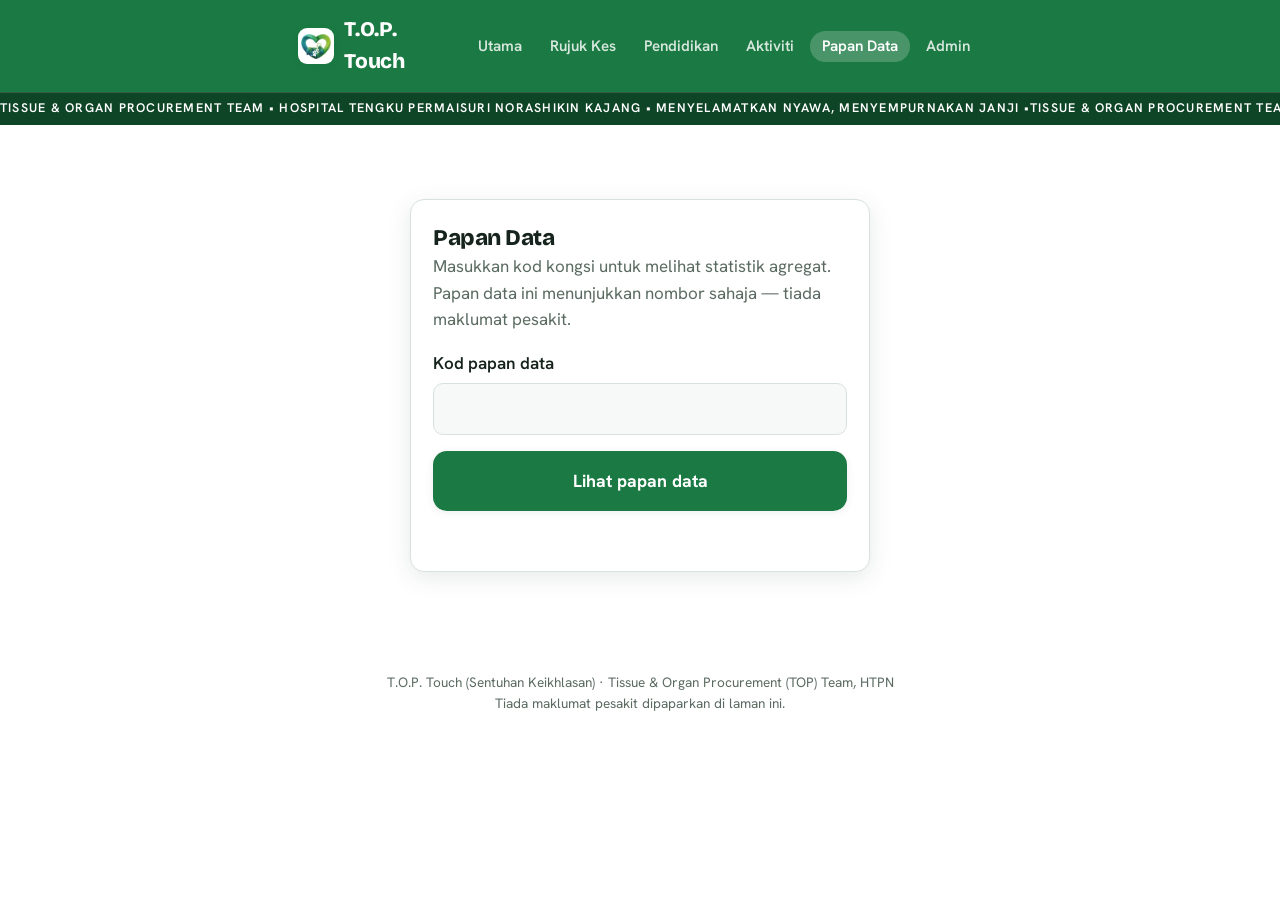
<file: docs/dashboard.html>
<!DOCTYPE html>
<html lang="ms">
<head>
  <meta charset="UTF-8">
  <meta http-equiv="Content-Security-Policy" content="default-src 'self'; script-src 'self' 'unsafe-inline'; style-src 'self' 'unsafe-inline'; img-src 'self' data:; media-src 'self' blob:; font-src 'self'; connect-src 'self' https://script.google.com https://script.googleusercontent.com https://*.googleusercontent.com; object-src 'none'; base-uri 'self'; form-action 'self'">
  <meta name="viewport" content="width=device-width, initial-scale=1, viewport-fit=cover">
  <!-- Internal staff tool; keep out of search indexes (SPEC §6.4). robots.txt also disallows the whole site. -->
  <meta name="robots" content="noindex, nofollow">
  <meta name="theme-color" content="#1B7A43">
  <title>Papan Data — T.O.P. Touch</title>
  <meta name="description" content="Papan data agregat rujukan penderma — TOP Team HTPN. Statistik sahaja; tiada maklumat pesakit.">
  <link rel="stylesheet" href="css/style.css">

  <!-- Chart.js is self-hosted (v4.4.1 UMD), like the fonts, because the hospital
       network blocks CDNs (CLAUDE.md "Dependencies" / DASHBOARD_PLAN §5). To
       upgrade: re-download the pinned dist into docs/js/vendor/ and bump the version
       here. If the file is ever missing the page still falls back to data tables. -->
  <script defer src="js/vendor/chart.umd.min.js"></script>

  <style>
    /* ---- Papan Data — page-scoped styles (kept out of the shared critical CSS) ---- */
    .dash-wrap { max-width: var(--maxw-wide); }
    .dash-intro { margin: 6px 0 22px; }
    .dash-intro h1 { margin: 0 0 6px; }
    .dash-intro .lede { color: var(--muted); margin: 0; }

    /* Gate card */
    .gate { max-width: 460px; margin: 40px auto; background: var(--white);
      border: 1px solid var(--line); border-radius: var(--radius);
      box-shadow: var(--shadow); padding: 26px 22px; }
    .gate h2 { margin: 0 0 4px; }
    .gate p { color: var(--muted); margin: 0 0 18px; }
    .gate label { display: block; font-weight: 600; margin-bottom: 6px; }
    .gate input { width: 100%; height: var(--tap); padding: 0 14px; font-size: 1.05rem;
      border: 1px solid var(--line); border-radius: var(--radius-sm); background: var(--surface);
      color: var(--ink); }
    .gate input:focus { outline: none; border-color: var(--green); box-shadow: 0 0 0 3px var(--green-light); }
    .gate .btn { width: 100%; margin-top: 16px; }
    .gate-err { color: var(--danger); font-weight: 600; margin-top: 14px; min-height: 1.2em; }

    /* Filter bar */
    .dash-filter { display: flex; flex-wrap: wrap; gap: 10px; align-items: end;
      margin-bottom: 20px; }
    .dash-filter .f-field { display: flex; flex-direction: column; gap: 4px; }
    .dash-filter label { font-size: .82rem; font-weight: 600; color: var(--muted); }
    .dash-filter input[type="month"], .dash-filter select {
      height: 44px; padding: 0 10px; border: 1px solid var(--line);
      border-radius: var(--radius-sm); background: var(--surface); color: var(--ink); font-size: .95rem; }
    .dash-asof { margin-left: auto; align-self: center; font-size: .8rem; color: var(--muted); }

    /* KPI tiles */
    .kpi-grid { display: grid; grid-template-columns: repeat(auto-fit, minmax(160px, 1fr));
      gap: 12px; margin-bottom: 22px; }
    .kpi { background: var(--white); border: 1px solid var(--line); border-radius: var(--radius);
      box-shadow: var(--shadow-sm); padding: 16px 18px; }
    .kpi .k-val { font-family: var(--font-display); font-weight: 800; font-size: 2rem;
      color: var(--green-dark); line-height: 1.1; }
    .kpi .k-val .unit { font-size: .9rem; font-weight: 600; color: var(--muted); margin-left: 4px; }
    .kpi .k-lbl { font-size: .85rem; color: var(--muted); margin-top: 4px; }

    /* Chart cards */
    .card-grid { display: grid; grid-template-columns: repeat(auto-fit, minmax(320px, 1fr));
      gap: 16px; }
    .chart-card { background: var(--white); border: 1px solid var(--line);
      border-radius: var(--radius); box-shadow: var(--shadow-sm); padding: 18px; }
    .chart-card h3 { margin: 0 0 4px; font-size: 1.05rem; }
    .chart-card .c-sub { margin: 0 0 14px; font-size: .82rem; color: var(--muted); }
    .chart-box { position: relative; height: 260px; }
    .chart-note { margin-top: 12px; font-size: .78rem; color: var(--muted); }

    /* Table fallback (used only if Chart.js fails to load) */
    .fallback-table { width: 100%; border-collapse: collapse; font-size: .9rem; }
    .fallback-table th, .fallback-table td { text-align: left; padding: 7px 8px;
      border-bottom: 1px solid var(--line); }
    .fallback-table td:last-child, .fallback-table th:last-child { text-align: right; }

    .dash-hidden { display: none !important; }
    .privacy-foot { margin: 22px 0 10px; padding: 12px 14px; background: var(--green-tint);
      border-radius: var(--radius-sm); font-size: .82rem; color: var(--green-darker); }
    .cdn-warn { margin-bottom: 18px; padding: 12px 14px; background: #fff5e6;
      border: 1px solid var(--amber); border-radius: var(--radius-sm); color: #7a4a00; font-size: .88rem; }
  </style>
</head>
<body>

  <header class="masthead">
    <div class="container">
      <a class="brand-link" href="index.html" aria-label="T.O.P. Touch — Laman Utama">
        <img class="brand-mark" src="img/logo.png" alt="Logo T.O.P. Touch" width="36" height="36">
        <span class="brand">T.O.P. Touch</span>
      </a>

      <button class="nav-toggle" type="button" aria-label="Buka menu" aria-controls="siteNav" aria-expanded="false">
        <span class="nav-toggle-bars" aria-hidden="true"></span>
      </button>

      <nav class="site-nav" id="siteNav" aria-label="Navigasi utama">
        <ul>
          <li><a class="nav-link" href="index.html">Utama</a></li>
          <li><a class="nav-link" href="refer.html">Rujuk Kes</a></li>
          <li><a class="nav-link" href="index.html#pendidikan">Pendidikan</a></li>
          <li><a class="nav-link" href="index.html#aktiviti">Aktiviti</a></li>
          <li><a class="nav-link" href="dashboard.html" aria-current="page">Papan Data</a></li>
          <li><a class="nav-link" href="admin.html">Admin</a></li>
        </ul>
      </nav>
    </div>
  </header>

  <main>
    <section class="section">
      <div class="container dash-wrap">

        <!-- GATE: shared-code check -->
        <form class="gate" id="gate" autocomplete="off">
          <h2>Papan Data</h2>
          <p>Masukkan kod kongsi untuk melihat statistik agregat. Papan data ini menunjukkan
             nombor sahaja — tiada maklumat pesakit.</p>
          <label for="dashCode">Kod papan data</label>
          <input type="password" id="dashCode" name="dashCode" inputmode="text"
                 autocapitalize="characters" autocomplete="off" aria-describedby="gateErr" required>
          <button type="submit" class="btn btn-primary btn-lg" id="gateBtn">Lihat papan data</button>
          <div class="gate-err" id="gateErr" role="alert" aria-live="polite"></div>
        </form>

        <!-- DASHBOARD (revealed after a valid code) -->
        <div id="dashboard" class="dash-hidden">
          <div class="dash-intro">
            <h1>Statistik Rujukan</h1>
            <p class="lede">Agregat daripada notifikasi wad · nilai kecil disekat atas sebab privasi.</p>
          </div>

          <div class="cdn-warn dash-hidden" id="cdnWarn">
            ⚠️ Perpustakaan carta gagal dimuat (kemungkinan sekatan rangkaian hospital).
            Statistik ditunjukkan sebagai jadual di bawah.
          </div>

          <div class="dash-filter">
            <div class="f-field">
              <label for="fScope">Julat</label>
              <select id="fScope">
                <option value="month">Bulan dipilih</option>
                <option value="year">Tahun dipilih</option>
                <option value="all">Sepanjang masa</option>
              </select>
            </div>
            <div class="f-field" id="fMonthField">
              <label for="fMonth">Bulan</label>
              <input type="month" id="fMonth">
            </div>
            <div class="f-field" id="fYearField">
              <label for="fYear">Tahun</label>
              <select id="fYear"></select>
            </div>
            <div class="f-field">
              <label for="fWard">Wad / Lokasi</label>
              <select id="fWard"><option value="">Semua wad</option></select>
            </div>
            <button type="button" class="btn btn-ghost" id="fApply">Papar</button>
            <span class="dash-asof" id="asOf"></span>
          </div>

          <!-- KPI tiles -->
          <div class="kpi-grid">
            <div class="kpi"><div class="k-val" id="kpiMonth">—</div><div class="k-lbl">Rujukan bulan ini</div></div>
            <div class="kpi"><div class="k-val" id="kpiYtd">—</div><div class="k-lbl">Terkumpul tahun ini (YTD)</div></div>
            <div class="kpi"><div class="k-val" id="kpiRefer">—</div><div class="k-lbl">Median kematian → rujukan</div></div>
            <div class="kpi"><div class="k-val" id="kpiPledge">—</div><div class="k-lbl">Ada kad ikrar penderma</div></div>
            <div class="kpi"><div class="k-val" id="kpiFamily">—</div><div class="k-lbl">Keluarga telah didekati</div></div>
          </div>

          <!-- Range too small to show detail without risking re-identification. -->
          <div class="cdn-warn dash-hidden" id="rangeNote">
            🔒 Terlalu sedikit kes (&lt;<span id="threshVal3">5</span>) dalam julat tarikh ini untuk
            memaparkan statistik terperinci tanpa risiko mengenal pasti individu. Sila luaskan julat tarikh.
          </div>

          <!-- Charts -->
          <div class="card-grid" id="cardGrid">
            <div class="chart-card">
              <h3>Rujukan mengikut wad</h3>
              <p class="c-sub">Bilangan rujukan bagi julat dipilih.</p>
              <div class="chart-box" id="chartWardBox"><canvas id="chartWard"></canvas></div>
              <div class="chart-note" id="wardNote"></div>
            </div>

            <div class="chart-card">
              <h3>Corak bendera pengecualian</h3>
              <p class="c-sub">Berapa kerap setiap kriteria ditanda semasa rujukan.</p>
              <div class="chart-box" id="chartExclBox"><canvas id="chartExcl"></canvas></div>
              <div class="chart-note" id="exclNote"></div>
            </div>
          </div>

          <div class="privacy-foot">
            🔒 Sebarang bilangan di bawah <span id="threshVal">5</span> disekat (dipapar sebagai
            “&lt;<span id="threshVal2">5</span>” atau disembunyikan) supaya tiada kes tunggal boleh dikenal pasti.
            Tiada jadual silang (wad × hasil × sebab). Statistik agregat sahaja.
          </div>
        </div>

      </div>
    </section>

    <footer class="site-footer">
      <div class="container">
        T.O.P. Touch (Sentuhan Keikhlasan) · Tissue &amp; Organ Procurement (TOP) Team, HTPN<br>
        Tiada maklumat pesakit dipaparkan di laman ini.
      </div>
    </footer>
  </main>

  <!-- All deferred so they run in document order AFTER the deferred Chart.js in
       <head>: chart (self-hosted) → config → api → dashboard → nav. (A normal
       end-of-body script would otherwise execute before the head's deferred
       Chart.js and see window.Chart undefined.) -->
  <script defer src="js/config.js"></script>
  <script defer src="js/api.js"></script>
  <script defer src="js/dashboard.js"></script>
  <script defer src="js/nav.js"></script>
</body>
</html>
</file>
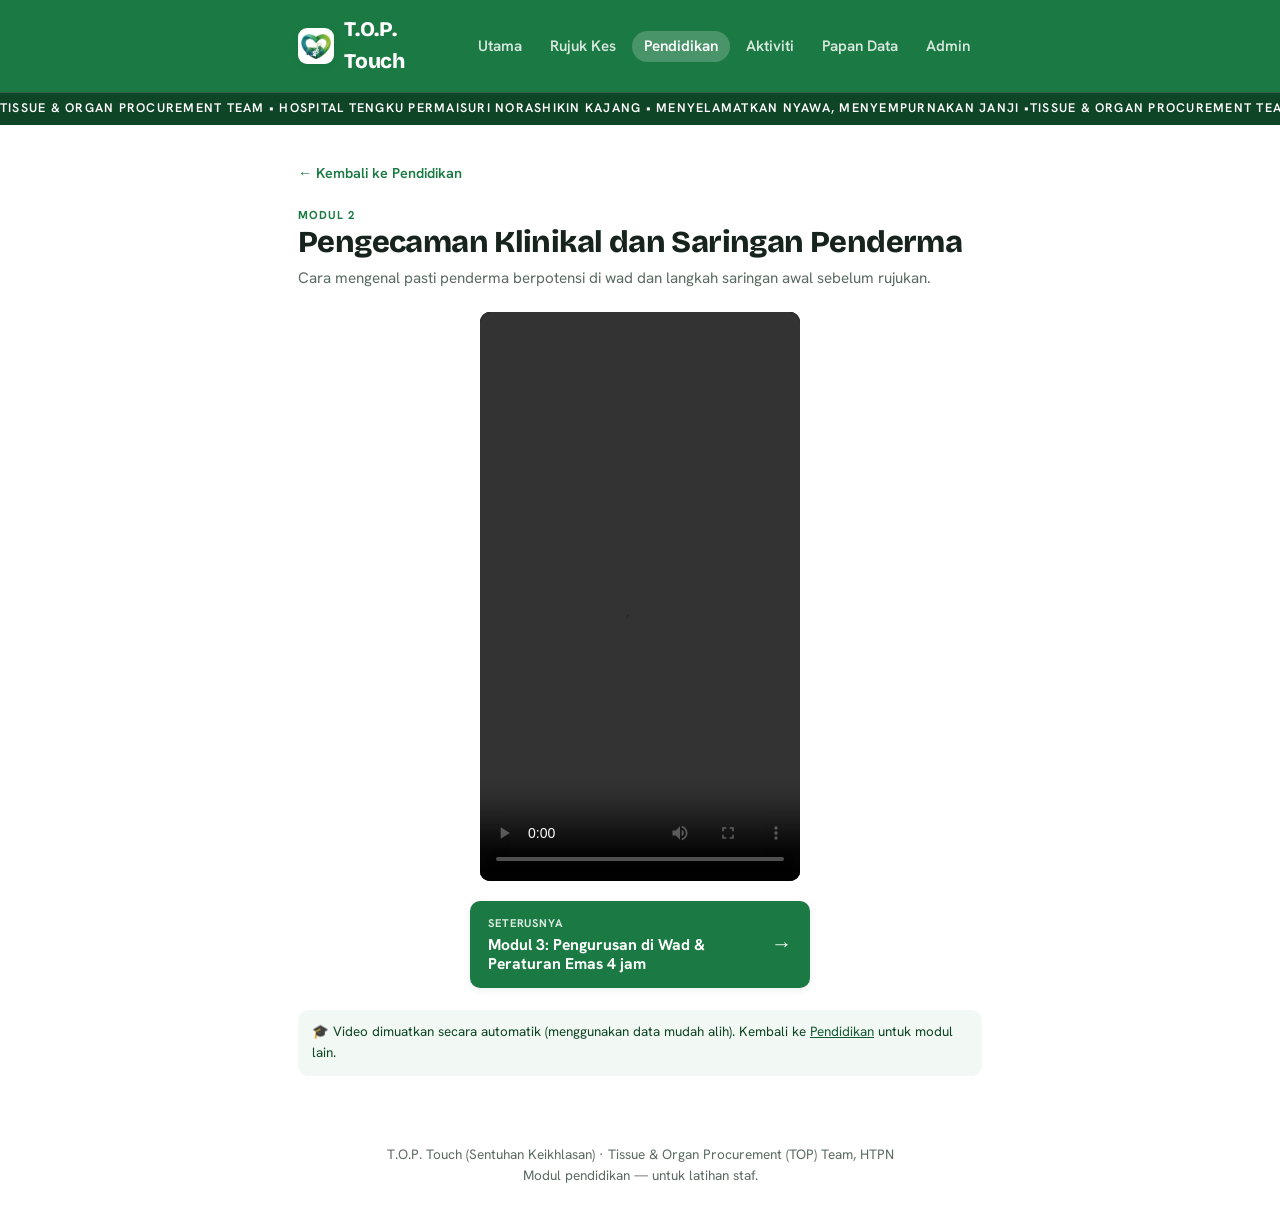
<file: docs/modul-2.html>
<!DOCTYPE html>
<html lang="ms">
<head>
  <meta charset="UTF-8">
  <meta http-equiv="Content-Security-Policy" content="default-src 'self'; script-src 'self' 'unsafe-inline'; style-src 'self' 'unsafe-inline'; img-src 'self' data:; media-src 'self' blob:; font-src 'self'; connect-src 'self' https://script.google.com https://script.googleusercontent.com https://*.googleusercontent.com; object-src 'none'; base-uri 'self'; form-action 'self'">
  <meta name="viewport" content="width=device-width, initial-scale=1, viewport-fit=cover">
  <meta name="robots" content="noindex">
  <meta name="theme-color" content="#1B7A43">
  <title>Modul 2 — T.O.P. Touch</title>
  <meta name="description" content="Modul 2: Pengecaman Klinikal dan Saringan Penderma — TOP Team HTPN.">
  <link rel="stylesheet" href="css/style.css">

  <style>
    /* ---- Modul 2 — page-scoped styles (shared look with the module pages) ---- */
    .edu-wrap { max-width: var(--maxw); }
    .edu-intro { margin: 6px 0 22px; }
    .edu-intro h1 { margin: 0 0 8px; }

    .edu-back {
      display: inline-flex; align-items: center; gap: 8px; margin: 0 0 16px;
      color: var(--green); text-decoration: none; font-weight: 600; font-size: .9rem;
    }
    .edu-back:hover, .edu-back:focus-visible { text-decoration: underline; }

    .edu-cat {
      font-size: .72rem; font-weight: 700; letter-spacing: .08em; text-transform: uppercase;
      color: var(--green); margin: 0 0 3px;
    }
    .edu-desc { margin: 4px 0 0; color: var(--muted); font-size: .95rem; line-height: 1.55; }

    /* Portrait 9:16 video area — same as the education hub. */
    .edu-video { position: relative; margin: 18px auto; background: #0d1f16;
      aspect-ratio: 9 / 16; width: calc(100% - 36px); max-width: 320px;
      border-radius: var(--radius-sm); overflow: hidden; }
    .edu-video video { position: absolute; inset: 0; width: 100%; height: 100%; border: 0; background: #000; object-fit: contain; }

    .edu-loading { position: absolute; inset: 0; display: flex; flex-direction: column;
      align-items: center; justify-content: center; gap: 10px; padding: 20px; text-align: center; color: #fff; }
    .edu-loading-pct { font-family: var(--font-display); font-weight: 800; font-size: 2rem;
      line-height: 1; font-variant-numeric: tabular-nums; }
    .edu-loading-lbl { font-size: .82rem; opacity: .8; }
    .edu-bar { width: 72%; max-width: 200px; height: 6px; border-radius: 999px;
      background: rgba(255,255,255,.22); overflow: hidden; }
    .edu-bar-fill { height: 100%; width: 0; background: var(--green-light); border-radius: 999px;
      transition: width .2s ease; }
    @media (prefers-reduced-motion: reduce) { .edu-bar-fill { transition: none; } }

    /* "Continue to the next module" button */
    .edu-next {
      display: flex; align-items: center; gap: 12px; justify-content: space-between;
      margin: 20px auto 0; max-width: 340px; padding: 14px 18px;
      background: var(--green); color: #fff; border-radius: var(--radius-sm);
      text-decoration: none; box-shadow: var(--shadow-sm);
      transition: transform .2s ease, box-shadow .2s ease, background .2s ease;
    }
    .edu-next:hover, .edu-next:focus-visible {
      transform: translateY(-2px); box-shadow: 0 8px 22px rgba(0,0,0,.15); background: var(--green-darker);
    }
    .edu-next:focus-visible { outline: 3px solid var(--green-light); outline-offset: 2px; }
    .edu-next-txt { display: flex; flex-direction: column; gap: 2px; min-width: 0; }
    .edu-next-kick { font-size: .7rem; font-weight: 700; letter-spacing: .08em; text-transform: uppercase; opacity: .85; }
    .edu-next-title { font-weight: 700; font-size: .98rem; line-height: 1.25; }
    .edu-next-arrow { flex: none; font-size: 1.3rem; font-weight: 800; line-height: 1; }

    .edu-foot-note { margin: 22px 0 8px; padding: 12px 14px; background: var(--green-tint);
      border-radius: var(--radius-sm); font-size: .84rem; color: var(--green-darker); }

    @media (min-width: 620px) { .edu-intro h1 { font-size: 1.9rem; } }
  </style>
</head>
<body>

  <header class="masthead">
    <div class="container">
      <a class="brand-link" href="index.html" aria-label="T.O.P. Touch — Laman Utama">
        <img class="brand-mark" src="img/logo.png" alt="Logo T.O.P. Touch" width="36" height="36">
        <span class="brand">T.O.P. Touch</span>
      </a>

      <button class="nav-toggle" type="button" aria-label="Buka menu" aria-controls="siteNav" aria-expanded="false">
        <span class="nav-toggle-bars" aria-hidden="true"></span>
      </button>

      <nav class="site-nav" id="siteNav" aria-label="Navigasi utama">
        <ul>
          <li><a class="nav-link" href="index.html">Utama</a></li>
          <li><a class="nav-link" href="refer.html">Rujuk Kes</a></li>
          <li><a class="nav-link" href="index.html#pendidikan" aria-current="page">Pendidikan</a></li>
          <li><a class="nav-link" href="index.html#aktiviti">Aktiviti</a></li>
          <li><a class="nav-link" href="dashboard.html">Papan Data</a></li>
          <li><a class="nav-link" href="admin.html">Admin</a></li>
        </ul>
      </nav>
    </div>
  </header>

  <main>
    <section class="section">
      <div class="container edu-wrap">

        <a class="edu-back" href="index.html#pendidikan">&larr; Kembali ke Pendidikan</a>

        <div class="edu-intro">
          <p class="edu-cat">Modul 2</p>
          <h1>Pengecaman Klinikal dan Saringan Penderma</h1>
          <p class="edu-desc">Cara mengenal pasti penderma berpotensi di wad dan langkah saringan awal sebelum rujukan.</p>
        </div>

        <div class="edu-video" id="modVideo" data-file="video/Modul-2.mp4"></div>

        <a class="edu-next" href="modul-3.html">
          <span class="edu-next-txt">
            <span class="edu-next-kick">Seterusnya</span>
            <span class="edu-next-title">Modul 3: Pengurusan di Wad &amp; Peraturan Emas 4 jam</span>
          </span>
          <span class="edu-next-arrow" aria-hidden="true">&rarr;</span>
        </a>

        <div class="edu-foot-note">
          🎓 Video dimuatkan secara automatik (menggunakan data mudah alih). Kembali ke <a href="index.html#pendidikan">Pendidikan</a> untuk modul lain.
        </div>

      </div>
    </section>

    <footer class="site-footer">
      <div class="container">
        T.O.P. Touch (Sentuhan Keikhlasan) · Tissue &amp; Organ Procurement (TOP) Team, HTPN<br>
        Modul pendidikan — untuk latihan staf.
      </div>
    </footer>
  </main>

  <script defer src="js/nav.js"></script>
  <script defer src="js/modul.js"></script>
</body>
</html>
</file>
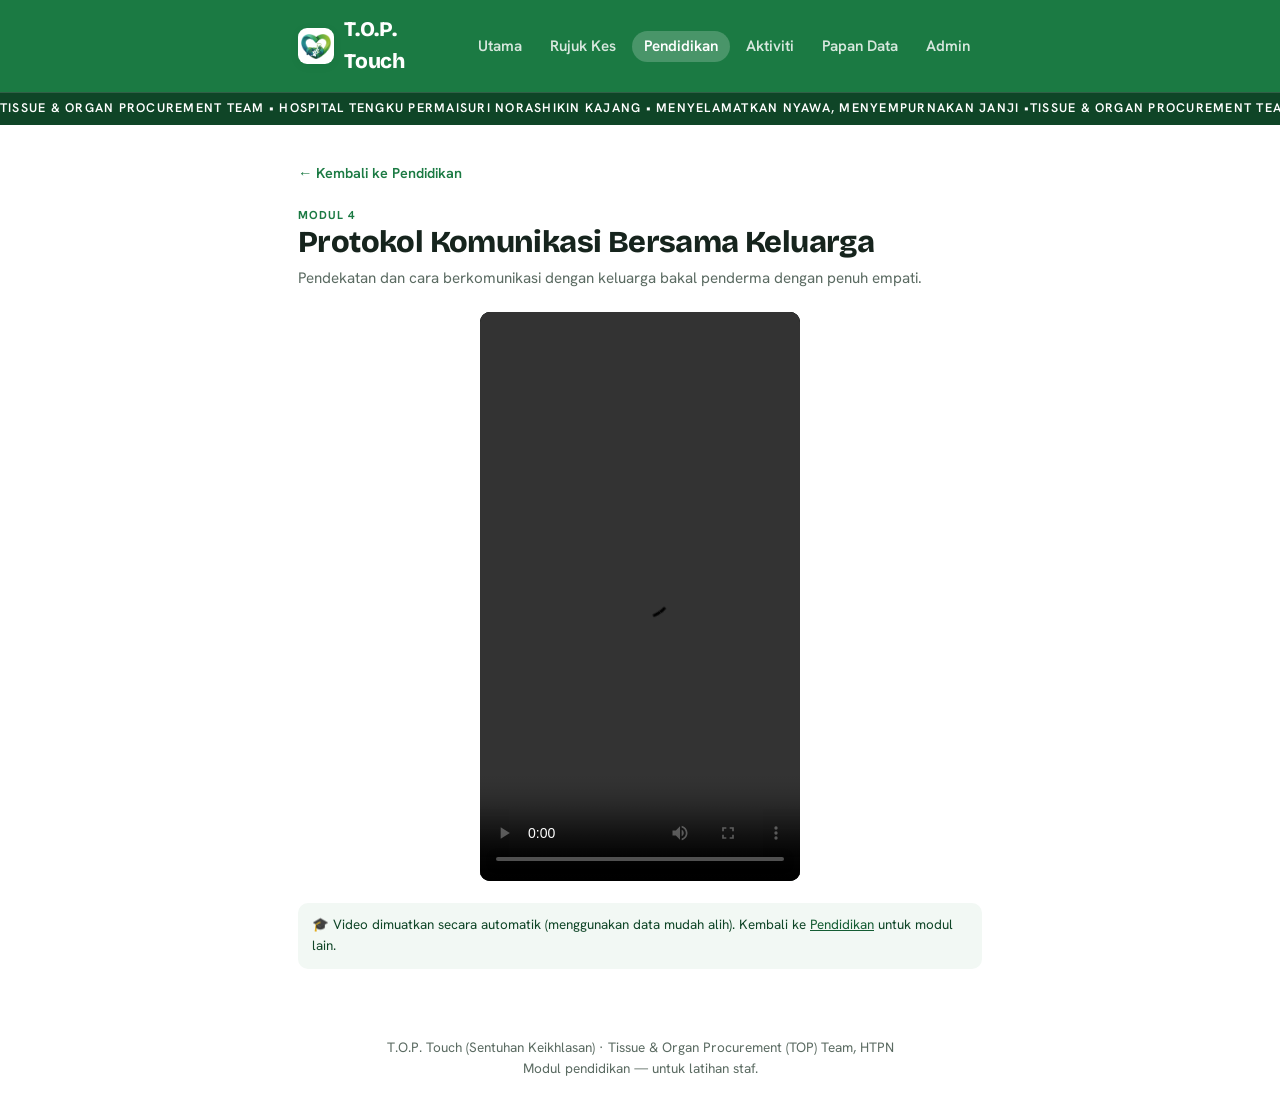
<file: docs/modul-4.html>
<!DOCTYPE html>
<html lang="ms">
<head>
  <meta charset="UTF-8">
  <meta http-equiv="Content-Security-Policy" content="default-src 'self'; script-src 'self' 'unsafe-inline'; style-src 'self' 'unsafe-inline'; img-src 'self' data:; media-src 'self' blob:; font-src 'self'; connect-src 'self' https://script.google.com https://script.googleusercontent.com https://*.googleusercontent.com; object-src 'none'; base-uri 'self'; form-action 'self'">
  <meta name="viewport" content="width=device-width, initial-scale=1, viewport-fit=cover">
  <meta name="robots" content="noindex">
  <meta name="theme-color" content="#1B7A43">
  <title>Modul 4 — T.O.P. Touch</title>
  <meta name="description" content="Modul 4: Protokol Komunikasi Bersama Keluarga — TOP Team HTPN.">
  <link rel="stylesheet" href="css/style.css">

  <style>
    /* ---- Modul 4 — page-scoped styles (shared look with the module pages) ---- */
    .edu-wrap { max-width: var(--maxw); }
    .edu-intro { margin: 6px 0 22px; }
    .edu-intro h1 { margin: 0 0 8px; }

    .edu-back {
      display: inline-flex; align-items: center; gap: 8px; margin: 0 0 16px;
      color: var(--green); text-decoration: none; font-weight: 600; font-size: .9rem;
    }
    .edu-back:hover, .edu-back:focus-visible { text-decoration: underline; }

    .edu-cat {
      font-size: .72rem; font-weight: 700; letter-spacing: .08em; text-transform: uppercase;
      color: var(--green); margin: 0 0 3px;
    }
    .edu-desc { margin: 4px 0 0; color: var(--muted); font-size: .95rem; line-height: 1.55; }

    /* Portrait 9:16 video area — the modules are shot for phones. */
    .edu-video { position: relative; margin: 18px auto; background: #0d1f16;
      aspect-ratio: 9 / 16; width: calc(100% - 36px); max-width: 320px;
      border-radius: var(--radius-sm); overflow: hidden; }
    .edu-video video { position: absolute; inset: 0; width: 100%; height: 100%; border: 0; background: #000; object-fit: contain; }

    .edu-loading { position: absolute; inset: 0; display: flex; flex-direction: column;
      align-items: center; justify-content: center; gap: 10px; padding: 20px; text-align: center; color: #fff; }
    .edu-loading-pct { font-family: var(--font-display); font-weight: 800; font-size: 2rem;
      line-height: 1; font-variant-numeric: tabular-nums; }
    .edu-loading-lbl { font-size: .82rem; opacity: .8; }
    .edu-bar { width: 72%; max-width: 200px; height: 6px; border-radius: 999px;
      background: rgba(255,255,255,.22); overflow: hidden; }
    .edu-bar-fill { height: 100%; width: 0; background: var(--green-light); border-radius: 999px;
      transition: width .2s ease; }
    @media (prefers-reduced-motion: reduce) { .edu-bar-fill { transition: none; } }

    .edu-foot-note { margin: 22px 0 8px; padding: 12px 14px; background: var(--green-tint);
      border-radius: var(--radius-sm); font-size: .84rem; color: var(--green-darker); }

    @media (min-width: 620px) { .edu-intro h1 { font-size: 1.9rem; } }
  </style>
</head>
<body>

  <header class="masthead">
    <div class="container">
      <a class="brand-link" href="index.html" aria-label="T.O.P. Touch — Laman Utama">
        <img class="brand-mark" src="img/logo.png" alt="Logo T.O.P. Touch" width="36" height="36">
        <span class="brand">T.O.P. Touch</span>
      </a>

      <button class="nav-toggle" type="button" aria-label="Buka menu" aria-controls="siteNav" aria-expanded="false">
        <span class="nav-toggle-bars" aria-hidden="true"></span>
      </button>

      <nav class="site-nav" id="siteNav" aria-label="Navigasi utama">
        <ul>
          <li><a class="nav-link" href="index.html">Utama</a></li>
          <li><a class="nav-link" href="refer.html">Rujuk Kes</a></li>
          <li><a class="nav-link" href="index.html#pendidikan" aria-current="page">Pendidikan</a></li>
          <li><a class="nav-link" href="index.html#aktiviti">Aktiviti</a></li>
          <li><a class="nav-link" href="dashboard.html">Papan Data</a></li>
          <li><a class="nav-link" href="admin.html">Admin</a></li>
        </ul>
      </nav>
    </div>
  </header>

  <main>
    <section class="section">
      <div class="container edu-wrap">

        <a class="edu-back" href="index.html#pendidikan">&larr; Kembali ke Pendidikan</a>

        <div class="edu-intro">
          <p class="edu-cat">Modul 4</p>
          <h1>Protokol Komunikasi Bersama Keluarga</h1>
          <p class="edu-desc">Pendekatan dan cara berkomunikasi dengan keluarga bakal penderma dengan penuh empati.</p>
        </div>

        <div class="edu-video" id="modVideo" data-file="video/Modul-4.mp4"></div>

        <div class="edu-foot-note">
          🎓 Video dimuatkan secara automatik (menggunakan data mudah alih). Kembali ke <a href="index.html#pendidikan">Pendidikan</a> untuk modul lain.
        </div>

      </div>
    </section>

    <footer class="site-footer">
      <div class="container">
        T.O.P. Touch (Sentuhan Keikhlasan) · Tissue &amp; Organ Procurement (TOP) Team, HTPN<br>
        Modul pendidikan — untuk latihan staf.
      </div>
    </footer>
  </main>

  <script defer src="js/nav.js"></script>
  <script defer src="js/modul.js"></script>
</body>
</html>
</file>
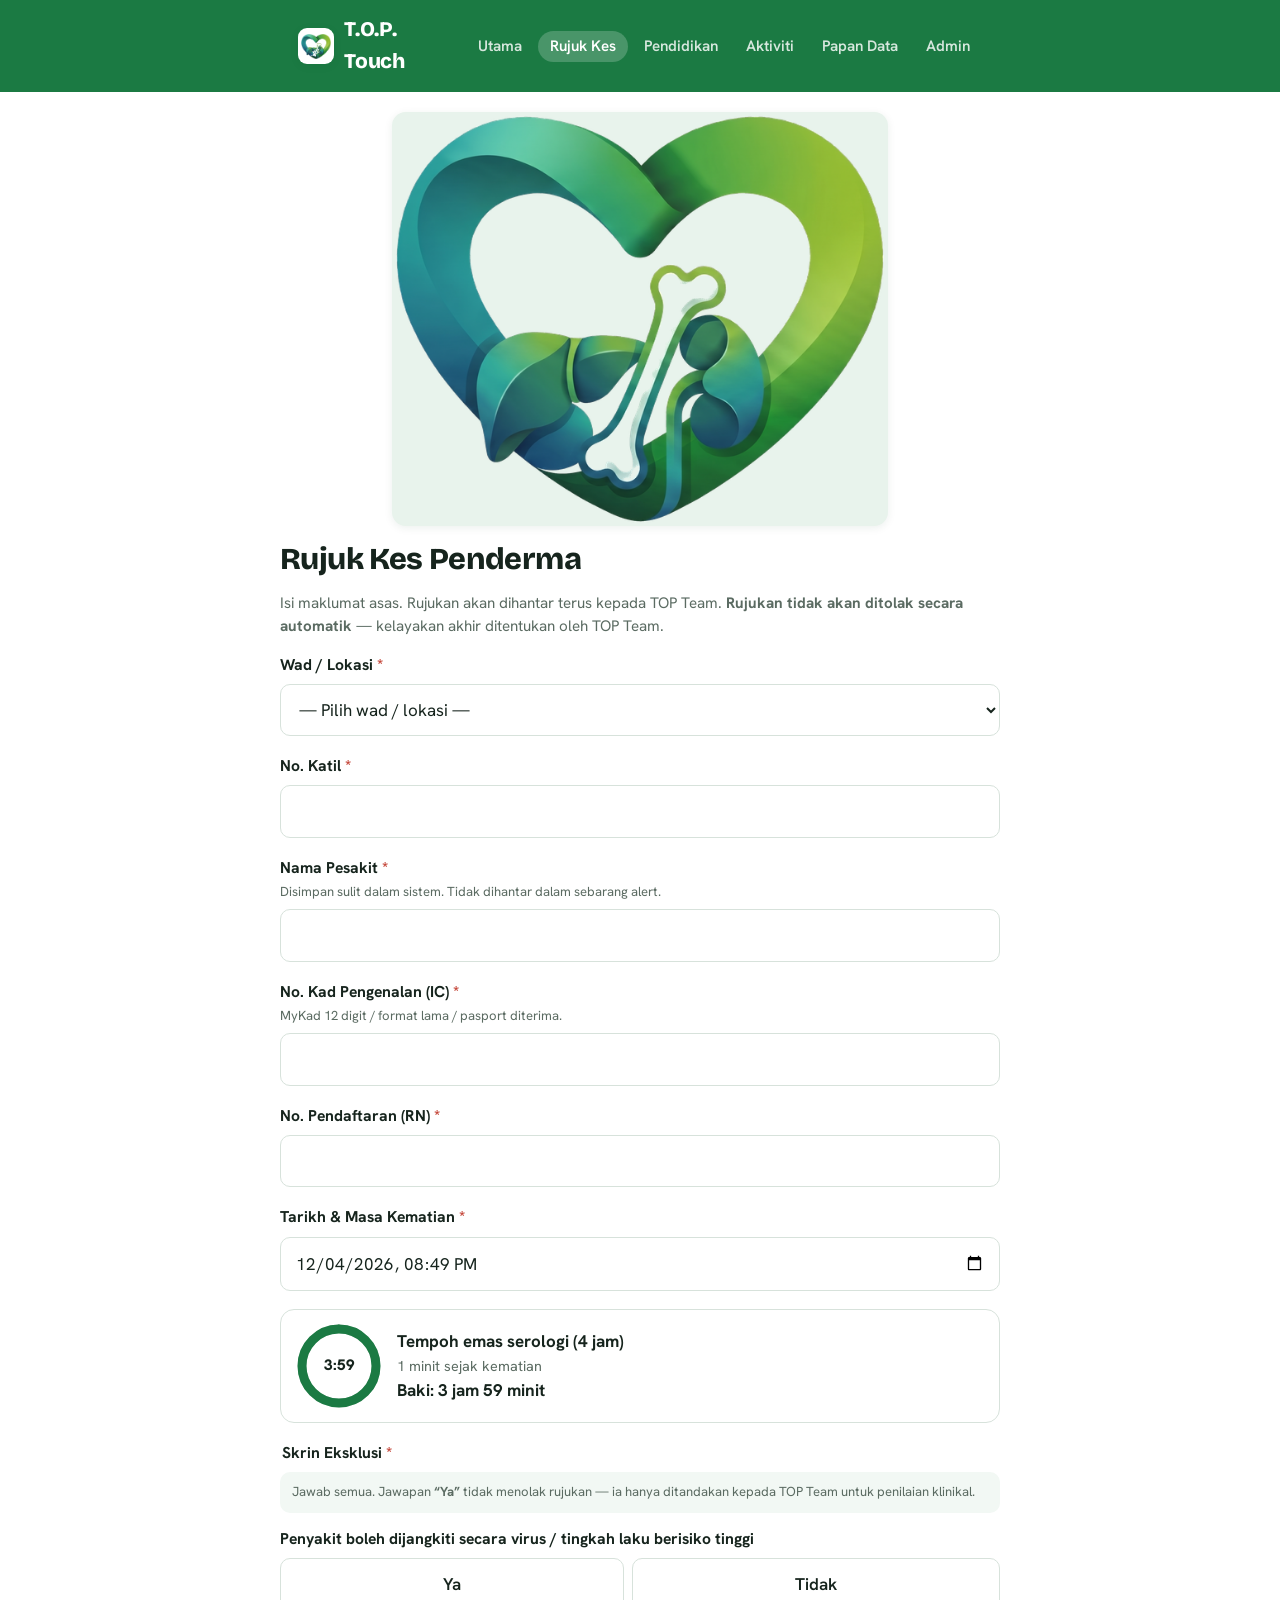
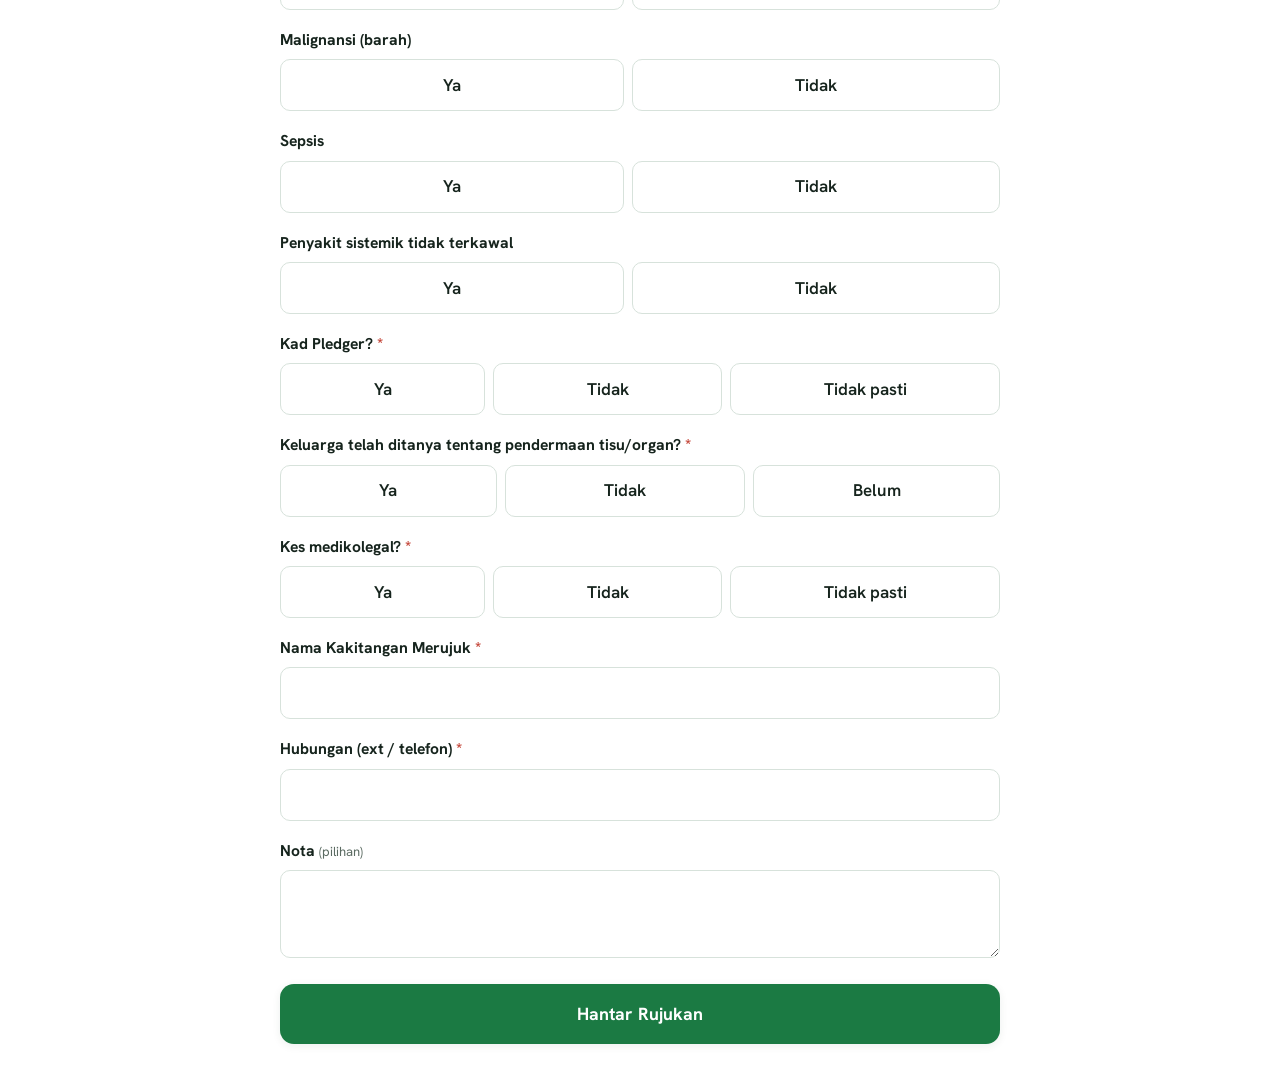
<file: docs/refer.html>
<!DOCTYPE html>
<html lang="ms">
<head>
  <meta charset="UTF-8">
  <meta http-equiv="Content-Security-Policy" content="default-src 'self'; script-src 'self' 'unsafe-inline'; style-src 'self' 'unsafe-inline'; img-src 'self' data:; media-src 'self' blob:; font-src 'self'; connect-src 'self' https://script.google.com https://script.googleusercontent.com https://*.googleusercontent.com; object-src 'none'; base-uri 'self'; form-action 'self'">
  <meta name="viewport" content="width=device-width, initial-scale=1, viewport-fit=cover">
  <meta name="robots" content="noindex">
  <meta name="theme-color" content="#1B7A43">
  <title>Rujuk Kes — T.O.P. Touch</title>
  <link rel="stylesheet" href="css/style.css">
</head>
<body>
  <header class="masthead">
    <div class="container">
      <a class="brand-link" href="index.html" aria-label="T.O.P. Touch — Laman Utama">
        <img class="brand-mark" src="img/logo.png" alt="Logo T.O.P. Touch" width="36" height="36">
        <span class="brand">T.O.P. Touch</span>
      </a>

      <button class="nav-toggle" type="button" aria-label="Buka menu" aria-controls="siteNav" aria-expanded="false">
        <span class="nav-toggle-bars" aria-hidden="true"></span>
      </button>

      <nav class="site-nav" id="siteNav" aria-label="Navigasi utama">
        <ul>
          <li><a class="nav-link" href="index.html">Utama</a></li>
          <li><a class="nav-link" href="refer.html" aria-current="page">Rujuk Kes</a></li>
          <li><a class="nav-link" href="index.html#pendidikan">Pendidikan</a></li>
          <li><a class="nav-link" href="index.html#aktiviti">Aktiviti</a></li>
          <li><a class="nav-link" href="dashboard.html">Papan Data</a></li>
          <li><a class="nav-link" href="admin.html">Admin</a></li>
        </ul>
      </nav>
    </div>
  </header>

  <main class="container form-wrap">
    <!-- Logo A animation, above the form -->
    <div class="form-anim">
      <video class="form-anim-video" poster="img/logo.png" preload="metadata"
             playsinline muted loop autoplay aria-hidden="true">
        <source src="video/logo-a.mp4" type="video/mp4">
      </video>
    </div>

    <!-- FORM VIEW -->
    <section id="formView">
      <h1>Rujuk Kes Penderma</h1>
      <p class="form-intro">
        Isi maklumat asas. Rujukan akan dihantar terus kepada TOP Team.
        <strong>Rujukan tidak akan ditolak secara automatik</strong> — kelayakan akhir
        ditentukan oleh TOP Team.
      </p>

      <div id="errorBanner" class="error-banner" role="alert" hidden></div>

      <form id="referForm" novalidate>

        <!-- Honeypot: a spam trap. Hidden from humans (off-screen, not focusable,
             hidden from screen readers) and never autofilled. A real user leaves
             it blank; a bot that fills every field trips it and the server
             silently drops the submission. Do NOT remove or make this visible. -->
        <div aria-hidden="true" style="position:absolute;left:-9999px;top:auto;width:1px;height:1px;overflow:hidden">
          <label for="website">Website (jangan isi)</label>
          <input type="text" id="website" name="website" tabindex="-1" autocomplete="off">
        </div>

        <!-- Ward / location -->
        <div class="field">
          <label class="field-label" for="ward">Wad / Lokasi <span class="req">*</span></label>
          <select id="ward" name="ward" required>
            <option value="" disabled selected>— Pilih wad / lokasi —</option>
          </select>
        </div>
        <div class="field" id="lainlainWrap" hidden>
          <label class="field-label" for="wardOther">Nyatakan lokasi <span class="req">*</span></label>
          <input type="text" id="wardOther" name="wardOther" autocomplete="off"
                 placeholder="cth: Wad Transit, Dewan Bedah 3">
        </div>

        <!-- Bed -->
        <div class="field">
          <label class="field-label" for="bed">No. Katil <span class="req">*</span></label>
          <input type="text" id="bed" name="bed" inputmode="text" autocomplete="off" required>
        </div>

        <!-- Patient name -->
        <div class="field">
          <label class="field-label" for="patientName">Nama Pesakit <span class="req">*</span>
            <span class="hint">Disimpan sulit dalam sistem. Tidak dihantar dalam sebarang alert.</span>
          </label>
          <input type="text" id="patientName" name="patientName" autocomplete="off" required>
        </div>

        <!-- IC -->
        <div class="field">
          <label class="field-label" for="icNo">No. Kad Pengenalan (IC) <span class="req">*</span>
            <span class="hint">MyKad 12 digit / format lama / pasport diterima.</span>
          </label>
          <input type="text" id="icNo" name="icNo" inputmode="text" autocomplete="off" required>
        </div>

        <!-- RN -->
        <div class="field">
          <label class="field-label" for="rn">No. Pendaftaran (RN) <span class="req">*</span></label>
          <input type="text" id="rn" name="rn" inputmode="text" autocomplete="off" required>
        </div>

        <!-- Time of death -->
        <div class="field">
          <label class="field-label" for="timeOfDeath">Tarikh &amp; Masa Kematian <span class="req">*</span></label>
          <input type="datetime-local" id="timeOfDeath" name="timeOfDeath" required>
        </div>

        <!-- Serology ring (the one required motion) -->
        <div class="serology" id="serology" data-state="ok" aria-live="polite">
          <div class="ring">
            <svg viewBox="0 0 84 84" aria-hidden="true">
              <circle class="track" cx="42" cy="42" r="37"></circle>
              <circle class="prog"  cx="42" cy="42" r="37"></circle>
            </svg>
            <div class="ring-pct" id="ringPct">4:00</div>
          </div>
          <div class="sero-text">
            <div class="sero-title">Tempoh emas serologi (4 jam)</div>
            <div class="sero-elapsed" id="seroElapsed">— sejak kematian</div>
            <div class="sero-remain" id="seroRemain">Baki: —</div>
          </div>
        </div>

        <!-- Exclusion screen -->
        <fieldset class="field" style="border:0; padding:0; margin:0;">
          <legend class="fieldset-legend">Skrin Eksklusi <span class="req">*</span></legend>
          <p class="exclusion-note">
            Jawab semua. Jawapan <strong>“Ya”</strong> tidak menolak rujukan — ia hanya
            ditandakan kepada TOP Team untuk penilaian klinikal.
          </p>

          <div class="field">
            <label class="field-label">Penyakit boleh dijangkiti secara virus / tingkah laku berisiko tinggi</label>
            <div class="segmented is-exclusion" data-name="exclTransmissible"></div>
          </div>
          <div class="field">
            <label class="field-label">Malignansi (barah)</label>
            <div class="segmented is-exclusion" data-name="exclMalignancy"></div>
          </div>
          <div class="field">
            <label class="field-label">Sepsis</label>
            <div class="segmented is-exclusion" data-name="exclSepsis"></div>
          </div>
          <div class="field">
            <label class="field-label">Penyakit sistemik tidak terkawal</label>
            <div class="segmented is-exclusion" data-name="exclSystemic"></div>
          </div>
        </fieldset>

        <!-- Pledger card -->
        <div class="field">
          <label class="field-label">Kad Pledger? <span class="req">*</span></label>
          <div class="segmented" data-name="pledgerCard" data-options="Ya,Tidak,Tidak pasti"></div>
        </div>

        <!-- Family approached -->
        <div class="field">
          <label class="field-label">Keluarga telah ditanya tentang pendermaan tisu/organ? <span class="req">*</span></label>
          <div class="segmented" data-name="familyApproached" data-options="Ya,Tidak,Belum"></div>
        </div>

        <!-- Medico-legal case -->
        <div class="field">
          <label class="field-label">Kes medikolegal? <span class="req">*</span></label>
          <div class="segmented" data-name="medicoLegal" data-options="Ya,Tidak,Tidak pasti"></div>
        </div>

        <!-- Referring staff -->
        <div class="field">
          <label class="field-label" for="staffName">Nama Kakitangan Merujuk <span class="req">*</span></label>
          <input type="text" id="staffName" name="staffName" autocomplete="off" required>
        </div>
        <div class="field">
          <label class="field-label" for="contactExt">Hubungan (ext / telefon) <span class="req">*</span></label>
          <input type="text" id="contactExt" name="contactExt" inputmode="tel" autocomplete="off" required>
        </div>

        <!-- Notes -->
        <div class="field">
          <label class="field-label" for="notes">Nota <span class="hint" style="display:inline;">(pilihan)</span></label>
          <textarea id="notes" name="notes"></textarea>
        </div>

        <div class="submit-bar">
          <button type="submit" id="submitBtn" class="btn btn-primary btn-block btn-lg">
            Hantar Rujukan
          </button>
        </div>
      </form>
    </section>

    <!-- CONFIRMATION VIEW -->
    <section id="confirmView" class="confirm" hidden>
      <div class="check">
        <svg viewBox="0 0 52 52" fill="none" stroke-width="5" stroke-linecap="round" stroke-linejoin="round" aria-hidden="true">
          <path d="M14 27 l8 8 l16 -18"></path>
        </svg>
      </div>
      <h1>Rujukan Diterima</h1>
      <div class="ref-id" id="confirmRefId">REF-…</div>
      <p class="thanks">TOP Team telah dimaklumkan.<br>Terima kasih atas sentuhan keikhlasan anda. 🤍</p>
      <p style="color:var(--muted); font-size:.9rem;">
        Simpan ID rujukan di atas untuk rujukan susulan.
      </p>
      <div style="display:flex; gap:10px; justify-content:center; flex-wrap:wrap; margin-top:18px;">
        <a href="index.html" class="btn btn-ghost">Kembali ke Laman Utama</a>
        <button type="button" id="anotherBtn" class="btn btn-primary">Rujuk Kes Lain</button>
      </div>
    </section>
  </main>

  <script src="js/config.js"></script>
  <script src="js/api.js"></script>
  <script src="js/refer.js"></script>
  <script src="js/nav.js"></script>
</body>
</html>
</file>
<file: docs/css/style.css>
/* ==========================================================================
   WiraTisu — style.css
   Palette: green #1B7A43 on white. Mobile-first. Large tap targets.
   Motion budget differs by page (SPEC.md §9.1):
     - Referral form: minimal/functional only. The ONE motion is the serology
       ring (it carries information, so it survives reduced-motion as a static
       state).
     - Landing: polish (preloader, video, gentle reveals).
   All decorative motion is disabled under prefers-reduced-motion.
   ========================================================================== */

/* ---- Fonts -------------------------------------------------------------
   Self-hosted only (no Google Fonts CDN — restricted hospital network).
   Drop these two variable woff2 files into docs/fonts/ (see README):
     BricolageGrotesque.woff2  (display / headlines)
     HankenGrotesk.woff2       (body)
   Both are OFL-licensed and free to self-host. Until the files exist, the
   fallback grotesque stack renders instead (font-display: swap).
--------------------------------------------------------------------------- */
@font-face {
  font-family: 'Bricolage Grotesque';
  src: url('../fonts/BricolageGrotesque.woff2') format('woff2');
  font-weight: 200 800;
  font-style: normal;
  font-display: swap;
}
@font-face {
  font-family: 'Hanken Grotesk';
  src: url('../fonts/HankenGrotesk.woff2') format('woff2');
  font-weight: 100 900;
  font-style: normal;
  font-display: swap;
}

/* ---- Design tokens ----------------------------------------------------- */
:root {
  --green: #1B7A43;
  --green-dark: #145c33;
  --green-darker: #0f4527;
  --green-light: #e8f3ec;
  --green-tint: #f2f8f4;

  --ink: #16241d;
  --muted: #5b6b62;
  --line: #d7e2db;

  --bg: #ffffff;
  --surface: #f6f9f7;

  --danger: #c0392b;
  --amber: #cc7a00;
  --white: #ffffff;

  --radius: 14px;
  --radius-sm: 10px;
  --shadow: 0 6px 24px rgba(16, 60, 36, 0.10);
  --shadow-sm: 0 2px 8px rgba(16, 60, 36, 0.08);

  --tap: 52px; /* minimum tap-target height */

  /* Body: distinctive grotesque, with a grotesque-leaning system fallback. */
  --font-sans: "Hanken Grotesk", "Segoe UI", -apple-system, BlinkMacSystemFont,
               Roboto, "Helvetica Neue", Arial, sans-serif;
  /* Display: editorial grotesque for headlines. */
  --font-display: "Bricolage Grotesque", "Hanken Grotesk", "Segoe UI",
                  -apple-system, BlinkMacSystemFont, Arial, sans-serif;

  --maxw: 720px;
  --maxw-wide: 1100px;
}

/* ---- Base -------------------------------------------------------------- */
*, *::before, *::after { box-sizing: border-box; }

html { -webkit-text-size-adjust: 100%; }

body {
  margin: 0;
  font-family: var(--font-sans);
  color: var(--ink);
  background: var(--bg);
  line-height: 1.55;
  font-size: 17px;
  -webkit-font-smoothing: antialiased;
  text-rendering: optimizeLegibility;
}

img, video { max-width: 100%; display: block; }

h1, h2, h3 {
  font-family: var(--font-display);
  line-height: 1.05;
  letter-spacing: -0.02em;
  margin: 0 0 .5em;
  font-weight: 800;
}
h1 { font-size: 1.9rem; }
h2 { font-size: 1.4rem; }
p { margin: 0 0 1em; }

/* Editorial helpers */
.kicker {
  font-family: var(--font-sans);
  font-weight: 700;
  font-size: .78rem;
  letter-spacing: .26em;
  text-transform: uppercase;
  display: inline-block;
}

a { color: var(--green-dark); }

.container {
  width: 100%;
  max-width: var(--maxw);
  margin: 0 auto;
  padding: 0 18px;
}

.visually-hidden {
  position: absolute; width: 1px; height: 1px; padding: 0; margin: -1px;
  overflow: hidden; clip: rect(0 0 0 0); white-space: nowrap; border: 0;
}

/* ---- Masthead --------------------------------------------------------- */
.masthead {
  background: var(--green);
  color: var(--white);
  padding: 14px 0;
  position: sticky;
  top: 0;
  z-index: 20;
}
.masthead .container {
  display: flex;
  align-items: center;
  gap: 10px;
}
.brand-link {
  display: inline-flex; align-items: center; gap: 10px;
  text-decoration: none; color: inherit;
  border-radius: 10px; transition: opacity .15s ease;
}
.brand-link:hover { opacity: .85; }
.brand-link:focus-visible { outline: 2px solid #fff; outline-offset: 3px; }
.masthead .brand { font-family: var(--font-display); font-weight: 800; font-size: 1.3rem; letter-spacing: -.01em; }
.masthead .tagline { font-size: .82rem; opacity: .9; margin-left: auto; }

/* ---- Brand ticker — running marquee beneath the nav ribbon.
   Injected by nav.js on every page that loads it EXCEPT the Rujuk Kes form
   (kept motion-free — ~60s critical path). Decorative, so aria-hidden. ---- */
.brand-ticker { overflow: hidden; background: var(--green-darker); color: #fff;
  border-top: 1px solid rgba(255,255,255,.14); }
.brand-ticker__track { display: inline-flex; white-space: nowrap; will-change: transform;
  animation: brandTicker 45s linear infinite; }
.brand-ticker__item { display: inline-block; padding: 6px 0; font-size: .78rem;
  font-weight: 600; letter-spacing: .1em; text-transform: uppercase; }
@keyframes brandTicker { from { transform: translateX(0); } to { transform: translateX(-50%); } }
@media (prefers-reduced-motion: reduce) { .brand-ticker__track { animation: none; } }

/* ---- Top-ribbon navigation -------------------------------------------- */
.nav-toggle {
  display: none;                 /* shown on phones only (see media query) */
  margin-left: auto;
  width: 44px; height: 44px;
  align-items: center; justify-content: center;
  background: transparent; border: 0; border-radius: 10px;
  color: #fff; cursor: pointer;
}
.nav-toggle:focus-visible { outline: 2px solid #fff; outline-offset: 2px; }
.nav-toggle-bars, .nav-toggle-bars::before, .nav-toggle-bars::after {
  content: ""; display: block;
  width: 22px; height: 2px; background: #fff; border-radius: 2px;
  transition: transform .2s ease, background-color .2s ease;
}
.nav-toggle-bars { position: relative; }
.nav-toggle-bars::before { position: absolute; top: -7px; left: 0; }
.nav-toggle-bars::after  { position: absolute; top:  7px; left: 0; }
.nav-toggle[aria-expanded="true"] .nav-toggle-bars { background: transparent; }
.nav-toggle[aria-expanded="true"] .nav-toggle-bars::before { transform: translateY(7px) rotate(45deg); }
.nav-toggle[aria-expanded="true"] .nav-toggle-bars::after  { transform: translateY(-7px) rotate(-45deg); }

.site-nav { margin-left: auto; }
.site-nav ul {
  list-style: none; margin: 0; padding: 0;
  display: flex; align-items: center; gap: 4px;
}
.nav-link, .nav-soon {
  display: inline-flex; align-items: center; gap: 6px;
  padding: 8px 12px; border-radius: 999px;
  font-weight: 600; font-size: .95rem; line-height: 1;
  color: #fff; text-decoration: none; white-space: nowrap;
}
.nav-link { opacity: .82; transition: background-color .15s ease, opacity .15s ease; }
.nav-link:hover { opacity: 1; background: rgba(255,255,255,.14); }
.nav-link:focus-visible { outline: 2px solid #fff; outline-offset: 2px; opacity: 1; }
.nav-link[aria-current="page"] { opacity: 1; background: rgba(255,255,255,.20); }
.nav-soon { opacity: .55; cursor: default; }
.nav-soon-tag { display: none; }   /* desktop: keep the ribbon uncluttered */

@media (max-width: 639.98px) {
  .masthead .container { flex-wrap: wrap; }
  /* Stacked list layout (also the no-JS fallback). */
  .site-nav { flex-basis: 100%; }
  .site-nav ul {
    flex-direction: column; align-items: stretch; gap: 2px;
    padding: 8px 18px calc(12px + env(safe-area-inset-bottom));
  }
  .nav-link, .nav-soon {
    justify-content: space-between;
    min-height: var(--tap); padding: 12px 14px; border-radius: 10px;
    font-size: 1rem; opacity: 1;
  }
  .nav-link:hover, .nav-link[aria-current="page"] { background: rgba(255,255,255,.12); }
  .nav-soon { opacity: .6; }
  .nav-soon-tag {
    display: inline-block; font-size: .7rem; font-weight: 700;
    padding: 3px 8px; border-radius: 999px;
    background: rgba(255,255,255,.16); color: #fff;
  }
  /* Enhanced: collapse behind the hamburger. */
  .masthead.nav-ready .nav-toggle { display: inline-flex; }
  .masthead.nav-ready .site-nav {
    position: absolute; left: 0; right: 0; top: 100%;
    margin: 0; background: var(--green-dark);
    border-top: 1px solid rgba(255,255,255,.12);
    box-shadow: var(--shadow);
    max-height: 0; overflow: hidden;
    transition: max-height .28s ease;
  }
  .masthead.nav-ready .site-nav.open { max-height: 80vh; }
}

/* Logo mark — white chip so the green logo reads on green/red surfaces */
.brand-mark {
  width: 36px; height: 36px; flex: 0 0 auto;
  object-fit: contain; background: #fff; border-radius: 9px; padding: 3px;
  box-shadow: var(--shadow-sm);
}
/* Institutional co-branding ribbon (hospital + HIO logos + full team name) */
.masthead-top {
  gap: 14px;
  align-items: center;
  padding-bottom: 11px;
  margin-bottom: 12px;
  border-bottom: 1px solid rgba(255,255,255,.14);
}
.masthead-logos {
  display: inline-flex; align-items: center; gap: 8px; flex: 0 0 auto;
  padding-right: 14px;
  border-right: 1px solid rgba(255,255,255,.22);
}
.masthead-logo {
  width: 44px; height: 44px; flex: 0 0 auto;
  object-fit: contain;
}
.masthead-org {
  font-weight: 500; font-size: .78rem; line-height: 1.35;
  letter-spacing: .005em; color: rgba(255,255,255,.9);
  max-width: 60ch;
}
.masthead-org strong { font-weight: 700; color: #fff; }
@media (max-width: 639.98px) {
  .masthead-top { flex-wrap: nowrap; gap: 11px; }
  .masthead-logos { padding-right: 11px; }
  .masthead-logo { width: 40px; height: 40px; }
  .masthead-org { font-size: .7rem; line-height: 1.3; }
}

/* ---- Merged co-branding row (index): TOP Touch logo + brand, then org name,
   with the hospital logo pushed to the far right. Nav moves to its own row. ---- */
.masthead--merged .masthead-top { flex-wrap: wrap; }
.masthead--merged .masthead-org {
  padding-left: 14px; margin-left: 4px;
  border-left: 1px solid rgba(255,255,255,.22);
}
.masthead--merged .masthead-logos {
  margin-left: auto;               /* push hospital logo to the far right */
  padding-right: 0; border-right: none;
}
.masthead--merged .masthead-navrow { padding-top: 4px; }
.masthead--merged .masthead-navrow .site-nav { margin-left: 0; } /* left-align nav in its own row */
@media (max-width: 639.98px) {
  /* Keep the brand + hamburger on the top row; the long org name would overflow
     next to both logos on a phone, so hide it there (still on the ticker/footer). */
  .masthead--merged .masthead-top { flex-wrap: nowrap; }
  .masthead--merged .masthead-org { display: none; }
  .masthead--merged .masthead-logos { margin-right: 6px; }
}

.btn-with-logo { gap: 10px; }
.btn-logo {
  width: 28px; height: 28px; flex: 0 0 auto;
  object-fit: contain; background: #fff; border-radius: 7px; padding: 2px;
}
.pl-logo {
  width: 92px; height: 92px; object-fit: contain;
  background: #fff; border-radius: 20px; padding: 12px; box-shadow: var(--shadow);
}

/* ---- Buttons ---------------------------------------------------------- */
.btn {
  display: inline-flex;
  align-items: center;
  justify-content: center;
  gap: 8px;
  min-height: var(--tap);
  padding: 12px 20px;
  border: 2px solid transparent;
  border-radius: var(--radius);
  font: inherit;
  font-weight: 700;
  text-decoration: none;
  cursor: pointer;
  transition: transform .12s ease, background-color .15s ease, box-shadow .15s ease;
}
.btn:active { transform: translateY(1px); }
.btn-primary { background: var(--green); color: var(--white); box-shadow: var(--shadow-sm); }
.btn-primary:hover { background: var(--green-dark); }
.btn-danger { background: var(--danger); color: var(--white); }
.btn-ghost { background: transparent; color: var(--green-dark); border-color: var(--line); }
.btn-block { width: 100%; }
.btn-lg { font-size: 1.1rem; min-height: 60px; }

/* ==========================================================================
   LANDING PAGE
   ========================================================================== */

/* Preloader with a loading % (landing only) */
#preloader {
  position: fixed; inset: 0; z-index: 100;
  display: flex; flex-direction: column; align-items: center; justify-content: center;
  gap: 18px;
  background: var(--green);
  color: var(--white);
  transition: opacity .5s ease, visibility .5s ease;
}
#preloader.hidden { opacity: 0; visibility: hidden; }
#preloader .pl-brand { font-size: 1.6rem; font-weight: 800; letter-spacing: .3px; }
#preloader .pl-pct { font-size: 2.6rem; font-weight: 800; font-variant-numeric: tabular-nums; }
#preloader .pl-track {
  width: min(240px, 70vw); height: 6px; border-radius: 999px;
  background: rgba(255,255,255,.25); overflow: hidden;
}
#preloader .pl-bar { height: 100%; width: 0%; background: var(--white); border-radius: 999px; transition: width .2s ease; }

/* Hero with video */
.hero {
  padding: 30px 0 10px;
  text-align: center;
}
.hero h1 { font-size: 2.1rem; }
.hero .lede { color: var(--muted); font-size: 1.05rem; max-width: 34ch; margin: 0 auto 20px; }

.video-frame {
  position: relative;
  border-radius: var(--radius);
  overflow: hidden;
  box-shadow: var(--shadow);
  background: var(--green-light);
  aspect-ratio: 16 / 9;
  margin: 18px 0 8px;
}
.video-frame video { width: 100%; height: 100%; object-fit: cover; }
.video-frame .play-hint {
  position: absolute; inset: 0; display: none;
  align-items: center; justify-content: center;
  background: rgba(15, 69, 39, .35); color: #fff; border: 0; cursor: pointer;
}
.video-frame .play-hint svg { width: 68px; height: 68px; }

.section { padding: 34px 0; }
.section-alt { background: var(--surface); }

/* Reveal-on-scroll (landing polish) */
.reveal { opacity: 0; transform: translateY(16px); transition: opacity .6s ease, transform .6s ease; }
.reveal.in { opacity: 1; transform: none; }

/* Two-column band (image + text) */
.band { display: grid; gap: 20px; align-items: center; }
.band img { border-radius: var(--radius); box-shadow: var(--shadow-sm); width: 100%; height: auto; }

/* Time-window facts */
.windows { display: grid; gap: 12px; margin-top: 8px; }
.window-card {
  display: flex; align-items: center; gap: 14px;
  background: var(--white); border: 1px solid var(--line);
  border-radius: var(--radius-sm); padding: 14px 16px;
}
.window-card .hrs { flex: 0 0 auto; font-weight: 800; color: var(--green-dark); font-size: 1.5rem; text-align: center; white-space: nowrap; }
.window-card .lbl { flex: 1 1 auto; min-width: 0; color: var(--muted); font-size: .95rem; }

/* Nav cards */
.nav-cards { display: grid; grid-template-columns: 1fr 1fr; gap: 12px; }
.nav-card {
  display: flex; flex-direction: column; gap: 6px;
  min-height: 96px; padding: 16px;
  border-radius: var(--radius); border: 1px solid var(--line);
  background: var(--white); color: var(--ink); text-decoration: none;
  box-shadow: var(--shadow-sm);
  transition: transform .12s ease, box-shadow .15s ease;
}
.nav-card:hover { transform: translateY(-2px); box-shadow: var(--shadow); }
.nav-card .nc-emoji { font-size: 1.5rem; }
.nav-card .nc-title { font-weight: 700; }
.nav-card .nc-sub { font-size: .82rem; color: var(--muted); }
.nav-card.is-primary { background: var(--green); color: #fff; border-color: var(--green); grid-column: 1 / -1; }
.nav-card.is-primary .nc-sub { color: rgba(255,255,255,.9); }
.nav-card.is-soon { opacity: .72; }
.nav-card .nc-badge { font-size: .7rem; font-weight: 700; color: var(--amber); }

/* Collaboration credit (landing, above footer) */
.collab { padding: 40px 0 8px; }
.collab__inner {
  display: flex; flex-direction: column; align-items: center; gap: 16px;
  text-align: center;
}
.collab__logo {
  width: 88px; height: 88px; flex: 0 0 auto;
  object-fit: contain; border-radius: 16px;
  box-shadow: var(--shadow-sm);
}
.collab__caption {
  margin: 0; max-width: 46ch;
  color: var(--muted); font-size: .95rem; line-height: 1.55;
}
.collab__caption strong { color: var(--ink); font-weight: 700; }

.site-footer { padding: 26px 0 40px; color: var(--muted); font-size: .85rem; text-align: center; }

/* ==========================================================================
   REFERRAL FORM  (minimal motion by design)
   ========================================================================== */
.form-wrap { padding: 14px 0 44px; }

/* Logo A animation, above the form. The clip is 9:16 (portrait), so show it at
   its native aspect — centred, no cropping — sized by height. */
.form-anim {
  width: fit-content;
  max-width: 100%;
  margin: 6px auto 18px;
  border-radius: var(--radius);
  overflow: hidden;
  background: var(--green-light);
  box-shadow: var(--shadow-sm);
}
.form-anim-video {
  display: block;
  height: clamp(260px, 46vh, 420px);
  width: auto;          /* derives 9:16 width from height — no distortion, no crop */
  max-width: 100%;
}

.form-intro { color: var(--muted); font-size: .95rem; margin-bottom: 14px; }

.field { margin-bottom: 18px; }
.field > label.field-label,
.fieldset-legend {
  display: block; font-weight: 700; margin-bottom: 7px; font-size: .98rem;
}
.field .hint { display: block; color: var(--muted); font-size: .82rem; font-weight: 400; margin-top: 2px; }
.req { color: var(--danger); }

input[type="text"],
input[type="datetime-local"],
select,
textarea {
  width: 100%;
  min-height: var(--tap);
  padding: 12px 14px;
  font: inherit;
  color: var(--ink);
  background: var(--white);
  border: 1.5px solid var(--line);
  border-radius: var(--radius-sm);
}
textarea { min-height: 88px; resize: vertical; }
input:focus, select:focus, textarea:focus {
  outline: none; border-color: var(--green); box-shadow: 0 0 0 3px var(--green-light);
}
input:invalid { /* only after interaction via JS class, not aggressive */ }

/* Segmented Yes/No/etc controls — big tap targets, radios visually hidden */
.segmented { display: flex; gap: 8px; flex-wrap: wrap; }
.segmented .seg {
  position: relative; flex: 1 1 auto; min-width: 84px;
}
.segmented .seg input { position: absolute; opacity: 0; inset: 0; width: 100%; height: 100%; margin: 0; cursor: pointer; }
.segmented .seg span {
  display: flex; align-items: center; justify-content: center;
  min-height: var(--tap); padding: 10px 12px;
  border: 1.5px solid var(--line); border-radius: var(--radius-sm);
  font-weight: 600; text-align: center; background: var(--white);
}
.segmented .seg input:checked + span {
  border-color: var(--green); background: var(--green-light); color: var(--green-darker);
}
.segmented .seg input:focus-visible + span { box-shadow: 0 0 0 3px var(--green-light); }
/* "Ya" on an exclusion flag is a warning colour, not a rejection */
.segmented.is-exclusion .seg input[value="Ya"]:checked + span {
  border-color: var(--amber); background: #fff6e6; color: #7a4a00;
}

.exclusion-note {
  font-size: .82rem; color: var(--muted);
  background: var(--green-tint); border-radius: var(--radius-sm);
  padding: 10px 12px; margin-bottom: 14px;
}

/* ---- Serology ring (the one required motion) -------------------------- */
.serology {
  display: flex; align-items: center; gap: 16px;
  background: var(--white); border: 1px solid var(--line);
  border-radius: var(--radius); padding: 14px 16px; margin-bottom: 18px;
}
.ring { position: relative; width: 84px; height: 84px; flex: 0 0 auto; }
.ring svg { transform: rotate(-90deg); width: 100%; height: 100%; }
.ring .track { fill: none; stroke: var(--line); stroke-width: 9; }
.ring .prog {
  fill: none; stroke: var(--green); stroke-width: 9; stroke-linecap: round;
  transition: stroke-dashoffset .5s ease, stroke .3s ease;
}
.ring .ring-pct {
  position: absolute; inset: 0; display: flex; align-items: center; justify-content: center;
  font-weight: 800; font-size: .95rem; font-variant-numeric: tabular-nums;
}
.serology .sero-text .sero-title { font-weight: 700; }
.serology .sero-text .sero-elapsed { color: var(--muted); font-size: .9rem; }
.serology .sero-text .sero-remain { font-weight: 700; font-variant-numeric: tabular-nums; }
.serology[data-state="warn"] .prog { stroke: var(--amber); }
.serology[data-state="warn"] .sero-remain { color: var(--amber); }
.serology[data-state="over"] .prog { stroke: var(--danger); }
.serology[data-state="over"] .sero-remain { color: var(--danger); }

/* Sticky submit bar for thumb reach */
.submit-bar { margin-top: 8px; }

.error-banner {
  background: #fdecea; color: #7a1c12; border: 1px solid #f5c6c0;
  border-radius: var(--radius-sm); padding: 12px 14px; margin-bottom: 14px;
}

/* ---- Confirmation screen --------------------------------------------- */
.confirm {
  text-align: center; padding: 40px 0;
}
.confirm .check {
  width: 84px; height: 84px; margin: 0 auto 18px;
  border-radius: 50%; background: var(--green-light);
  display: flex; align-items: center; justify-content: center;
}
.confirm .check svg { width: 46px; height: 46px; stroke: var(--green); }
.confirm .ref-id {
  display: inline-block; margin: 8px 0 18px;
  font-size: 1.4rem; font-weight: 800; letter-spacing: .5px;
  background: var(--green-tint); color: var(--green-darker);
  padding: 10px 18px; border-radius: var(--radius-sm);
  font-variant-numeric: tabular-nums;
}
.confirm .thanks { font-size: 1.15rem; font-weight: 700; color: var(--green-dark); }

/* Sticky "refer now" CTA (used on education later; harmless here) */
.sticky-cta {
  position: fixed; left: 0; right: 0; bottom: 0; z-index: 30;
  padding: 10px 16px calc(10px + env(safe-area-inset-bottom));
  background: linear-gradient(to top, var(--bg) 70%, transparent);
}

/* ---- Responsive ------------------------------------------------------- */
@media (min-width: 640px) {
  .band { grid-template-columns: 1fr 1fr; }
  .band.reverse .band-media { order: 2; }
  .windows { grid-template-columns: 1fr 1fr 1fr; }
  .hero h1 { font-size: 2.5rem; }
}

/* ==========================================================================
   MEDIA-DRIVEN SECTIONS — full-bleed image/video background, text overlaid.
   A scrim guarantees text legibility over any frame (WCAG contrast).
   ========================================================================== */
.media-hero,
.media-section {
  position: relative;
  isolation: isolate;
  overflow: hidden;
  display: flex;
  align-items: center;
  justify-content: center;
  color: #fff;
  text-align: center;
  padding: 64px 0;
}
.media-hero { min-height: 86svh; }
.media-section { min-height: 78svh; }

/* Background layer (video or img) */
.media-bg {
  position: absolute;
  inset: 0;
  width: 100%;
  height: 100%;
  object-fit: cover;
  z-index: 0;
  pointer-events: none;
}

/* Legibility scrim — layered brand-green gradient, weighted to the left so
   left-aligned editorial text stays readable over any frame. */
.media-scrim {
  position: absolute;
  inset: 0;
  z-index: 1;
  background:
    linear-gradient(90deg, rgba(6, 30, 16, 0.82) 0%, rgba(6, 30, 16, 0.45) 45%, rgba(6, 30, 16, 0.15) 100%),
    linear-gradient(180deg, rgba(6, 30, 16, 0.30) 0%, rgba(6, 30, 16, 0.10) 40%, rgba(6, 30, 16, 0.70) 100%);
}

/* Film-grain texture for atmosphere (inline SVG turbulence, no request). */
.grain::after {
  content: "";
  position: absolute;
  inset: 0;
  z-index: 1;
  pointer-events: none;
  opacity: 0.10;
  mix-blend-mode: overlay;
  background-image: url("data:image/svg+xml,%3Csvg xmlns='http://www.w3.org/2000/svg' width='160' height='160'%3E%3Cfilter id='n'%3E%3CfeTurbulence type='fractalNoise' baseFrequency='0.85' numOctaves='2' stitchTiles='stitch'/%3E%3C/filter%3E%3Crect width='100%25' height='100%25' filter='url(%23n)'/%3E%3C/svg%3E");
  background-size: 160px 160px;
}

/* Foreground content — asymmetric, left-aligned editorial block */
.media-overlay {
  position: relative;
  z-index: 2;
  width: 100%;
  max-width: var(--maxw-wide);
  margin: 0 auto;
  padding: 0 22px;
  text-align: left;
  text-shadow: 0 1px 18px rgba(0, 0, 0, 0.40);
}
/* Mobile: use the full width so big headlines aren't crammed into a column. */
.media-overlay .col { max-width: 100%; }
.media-hero .btn { width: 100%; } /* full-width primary CTA on phones */

.media-overlay .kicker { color: var(--white); opacity: .85; margin-bottom: 14px; }
.media-overlay .kicker::before {
  content: ""; display: inline-block; width: 28px; height: 2px;
  background: currentColor; vertical-align: middle; margin-right: 10px;
}

.media-overlay h1 {
  font-size: clamp(2.8rem, 11vw, 6rem);
  line-height: 0.92;
  letter-spacing: -0.035em;
  margin-bottom: 18px;
}
.media-overlay h2 {
  font-size: clamp(2.2rem, 8vw, 4.4rem);
  line-height: 0.95;
  letter-spacing: -0.03em;
  margin-bottom: 14px;
}
.media-overlay .lede {
  color: rgba(255, 255, 255, 0.94);
  font-size: clamp(1.05rem, 2.2vw, 1.35rem);
  max-width: 44ch;
  margin: 0 0 24px;
}
.media-overlay p { color: rgba(255, 255, 255, 0.94); }

/* Typewriter narrative in the hero */
.hero-typewriter {
  color: rgba(255, 255, 255, 0.94);
  font-size: clamp(1rem, 2.1vw, 1.22rem);
  line-height: 1.6;
  max-width: 58ch;
  margin: 0 0 14px;
  min-height: 1.6em; /* avoid layout jump before typing starts */
}
.hero-slogan {
  font-family: var(--font-display);
  font-weight: 800;
  letter-spacing: -0.02em;
  font-size: clamp(1.25rem, 3.4vw, 2rem);
  line-height: 1.1;
  color: #fff;
  margin: 4px 0 24px;
  min-height: 1.1em;
}
.tw-caret {
  display: inline-block;
  color: #fff;
  font-weight: 400;
  margin-left: 1px;
  animation: blink 1s steps(1) infinite;
}
@keyframes blink { 50% { opacity: 0; } }

/* Oversized editorial section numeral, top-right, bleeding off */
.index-num {
  position: absolute;
  z-index: 2;
  top: clamp(40px, 8vh, 90px);
  right: -0.06em;
  font-family: var(--font-display);
  font-weight: 800;
  font-size: clamp(6rem, 26vw, 16rem);
  line-height: 0.8;
  color: rgba(255, 255, 255, 0.12);
  letter-spacing: -0.04em;
  pointer-events: none;
  user-select: none;
}

/* Glass tissue-window cards, for text over video */
.windows.on-media { max-width: 560px; margin: 22px 0 0; }
.windows.on-media .window-card {
  background: rgba(255, 255, 255, 0.12);
  border: 1px solid rgba(255, 255, 255, 0.28);
  -webkit-backdrop-filter: blur(6px);
  backdrop-filter: blur(6px);
  color: #fff;
}
.windows.on-media .window-card .hrs { color: #fff; }
.windows.on-media .window-card .lbl { color: rgba(255, 255, 255, 0.9); }

/* Optional muted-video hint corner (kept subtle) */
.media-hero .scroll-cue {
  position: absolute; z-index: 2; bottom: 16px; left: 0; right: 0;
  text-align: center; color: rgba(255,255,255,.85); font-size: .8rem; letter-spacing: .5px;
}

@media (min-width: 640px) {
  .windows.on-media { display: grid; grid-template-columns: 1fr 1fr 1fr; max-width: 720px; }
  /* Desktop: wider hero column to hold the narrative; h1 stays punchy. */
  .media-hero .media-overlay .col { max-width: 60ch; }
  .media-hero .media-overlay h1 { max-width: 14ch; }
  .media-section .media-overlay .col { max-width: 34ch; }
  .media-hero .btn { width: auto; }
}

/* Orchestrated hero entrance — one staggered reveal after the preloader. */
@keyframes heroRise {
  from { opacity: 0; transform: translateY(26px); }
  to   { opacity: 1; transform: none; }
}
.hero-reveal > * {
  opacity: 0;
  animation: heroRise 0.85s cubic-bezier(0.22, 1, 0.36, 1) forwards;
}
.hero-reveal > *:nth-child(1) { animation-delay: 0.10s; }
.hero-reveal > *:nth-child(2) { animation-delay: 0.22s; }
.hero-reveal > *:nth-child(3) { animation-delay: 0.34s; }
.hero-reveal > *:nth-child(4) { animation-delay: 0.46s; }
.hero-reveal > *:nth-child(5) { animation-delay: 0.58s; }

/* ==========================================================================
   VIEW TRANSITIONS (cross-page polish, degrades to instant swap)
   ========================================================================== */
@view-transition { navigation: auto; }

/* ==========================================================================
   REDUCED MOTION — disable all decorative motion. Informational motion (the
   serology ring) stops animating but still shows its current value.
   ========================================================================== */
@media (prefers-reduced-motion: reduce) {
  *, *::before, *::after {
    animation-duration: .001ms !important;
    animation-iteration-count: 1 !important;
    transition-duration: .001ms !important;
    scroll-behavior: auto !important;
  }
  .reveal { opacity: 1; transform: none; }
  .hero-reveal > * { opacity: 1 !important; animation: none !important; }
  .grain::after { display: none; } /* drop texture animation-adjacent noise */
  #preloader { transition: none; }
  .ring .prog { transition: none; } /* ring jumps to state, no sweep */
}
</file>
